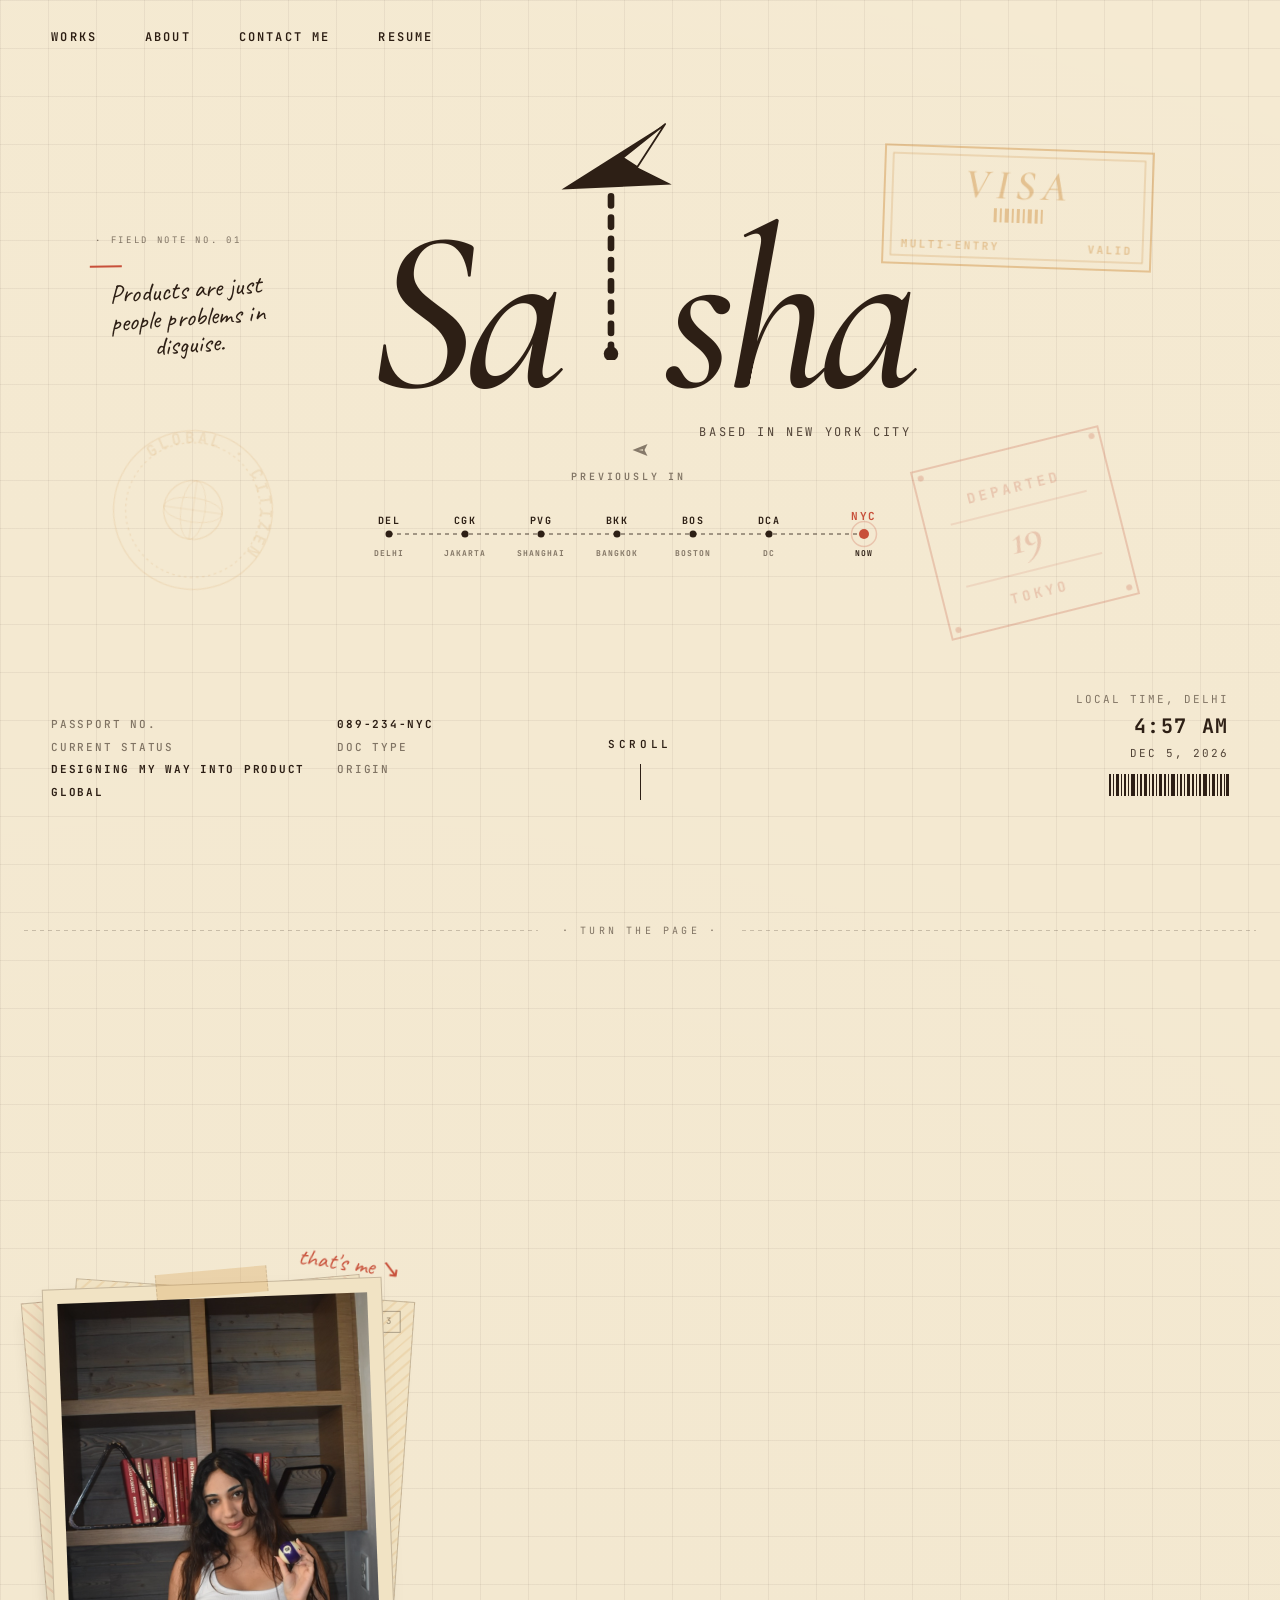
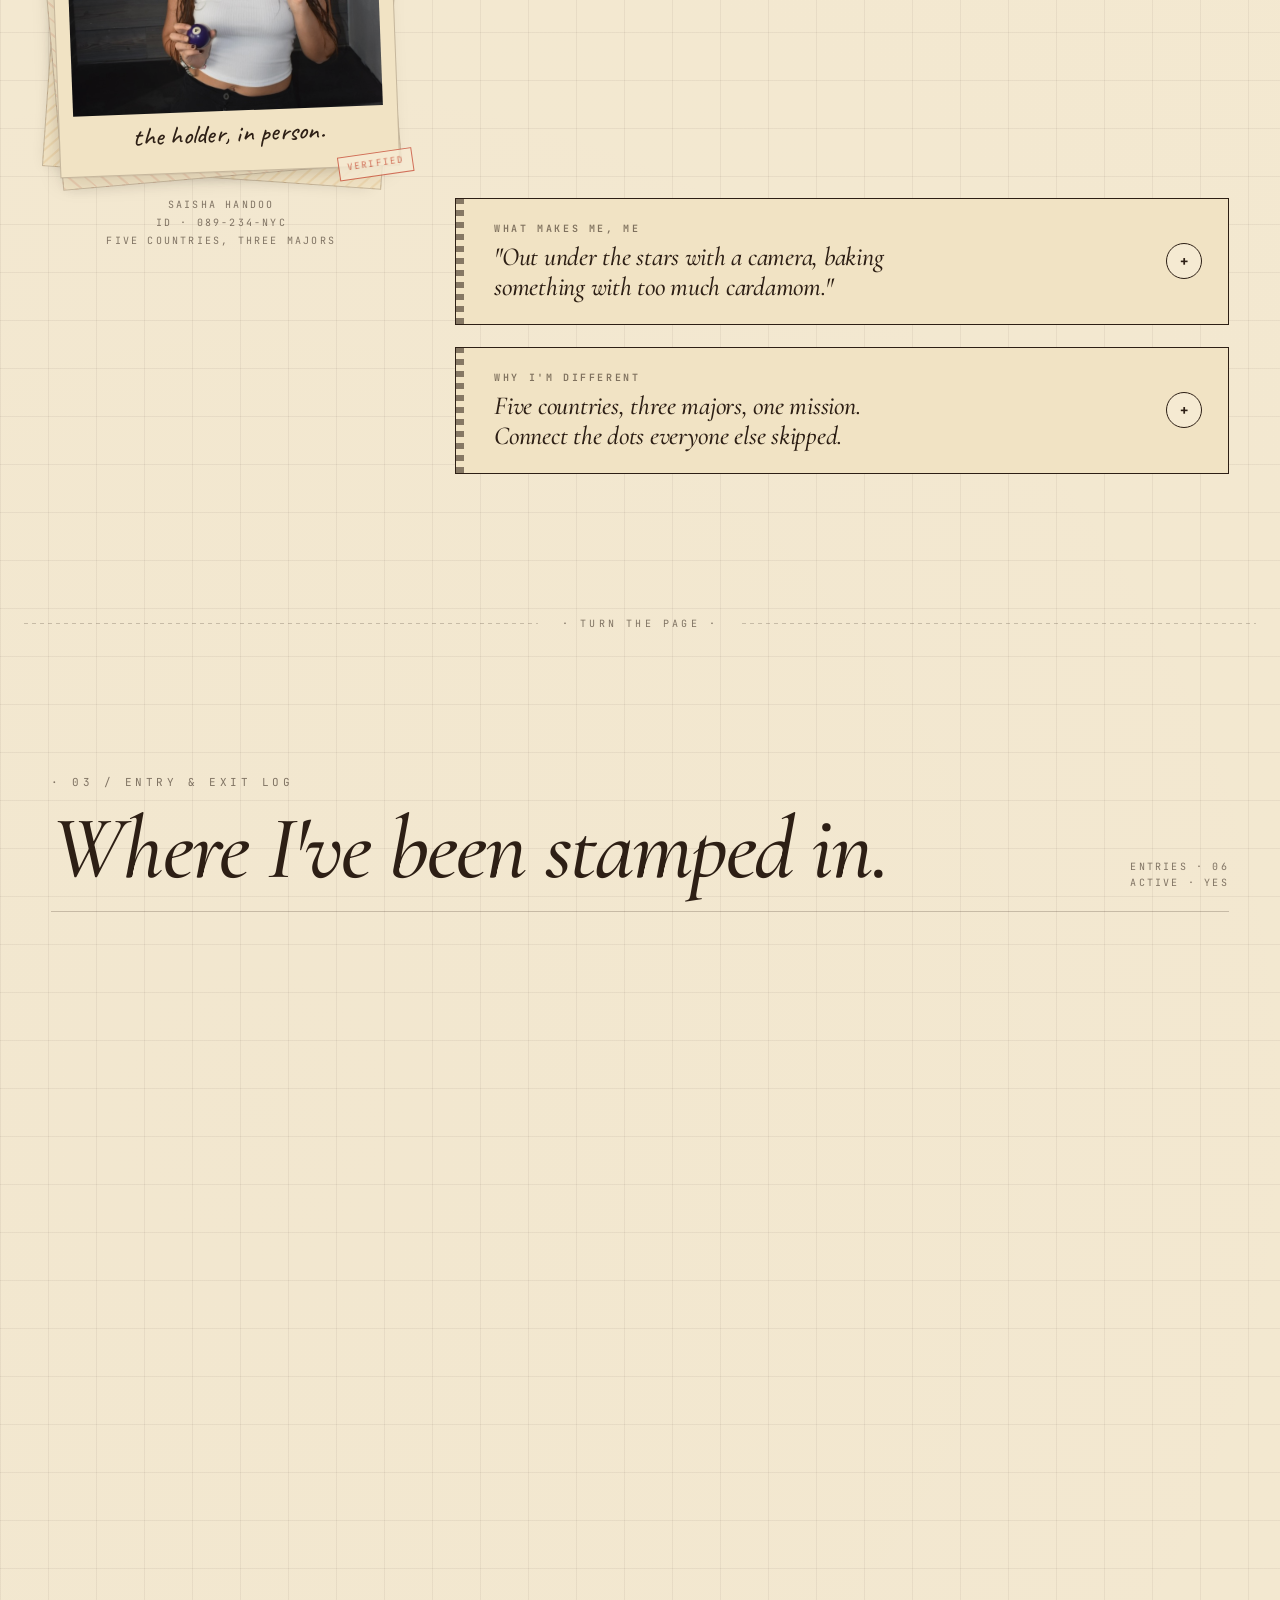
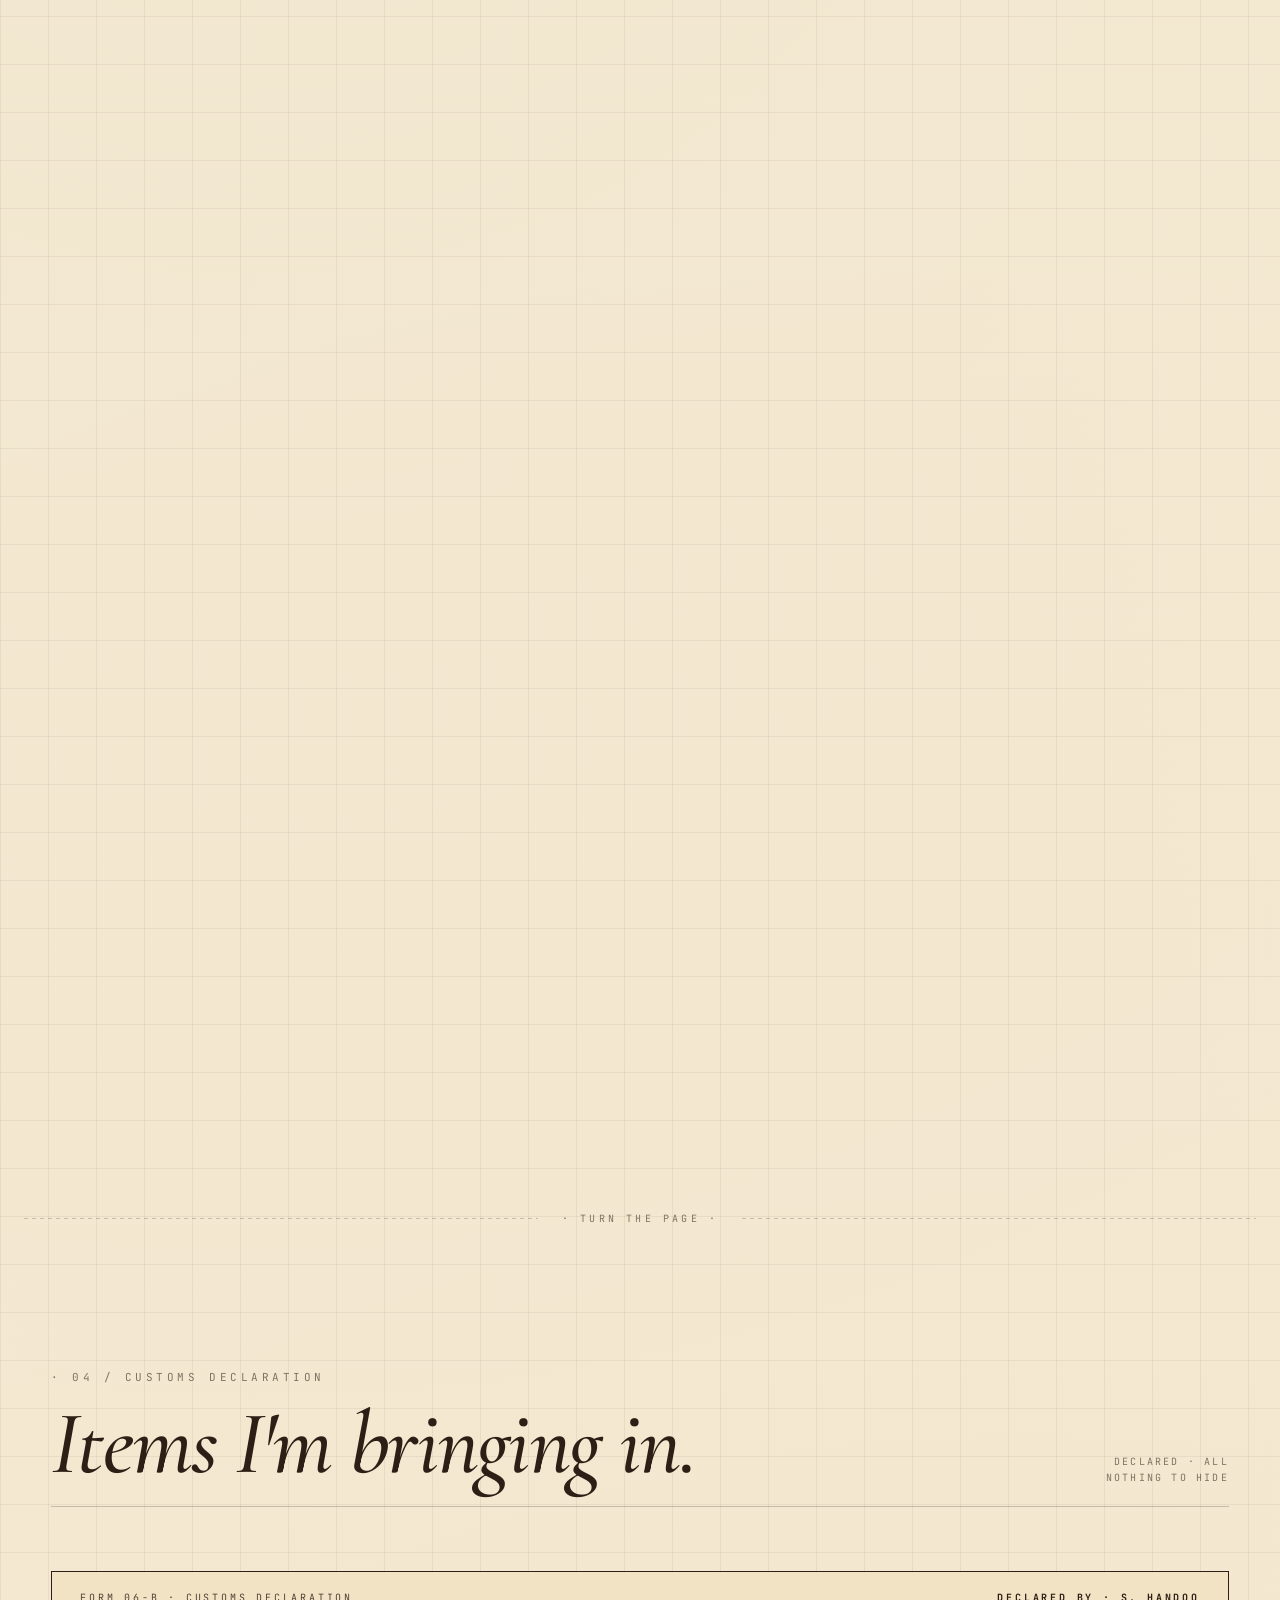
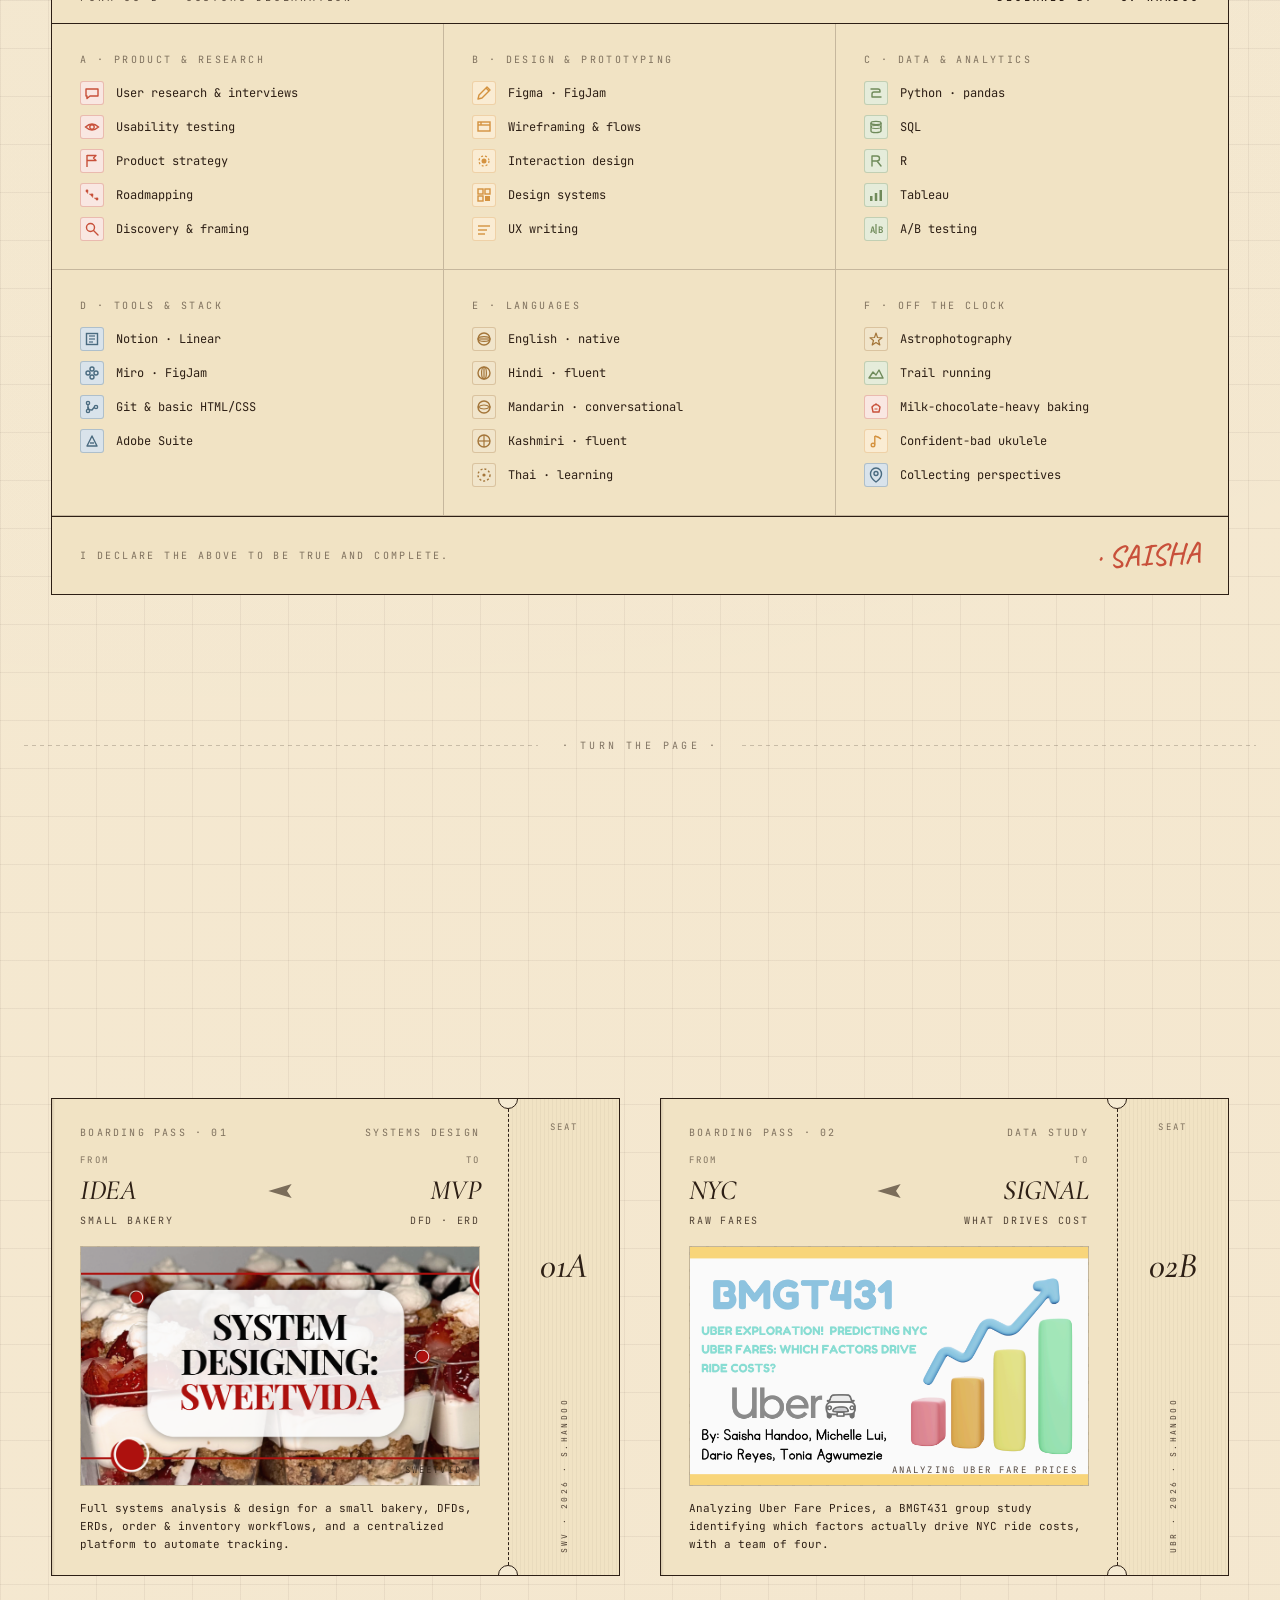
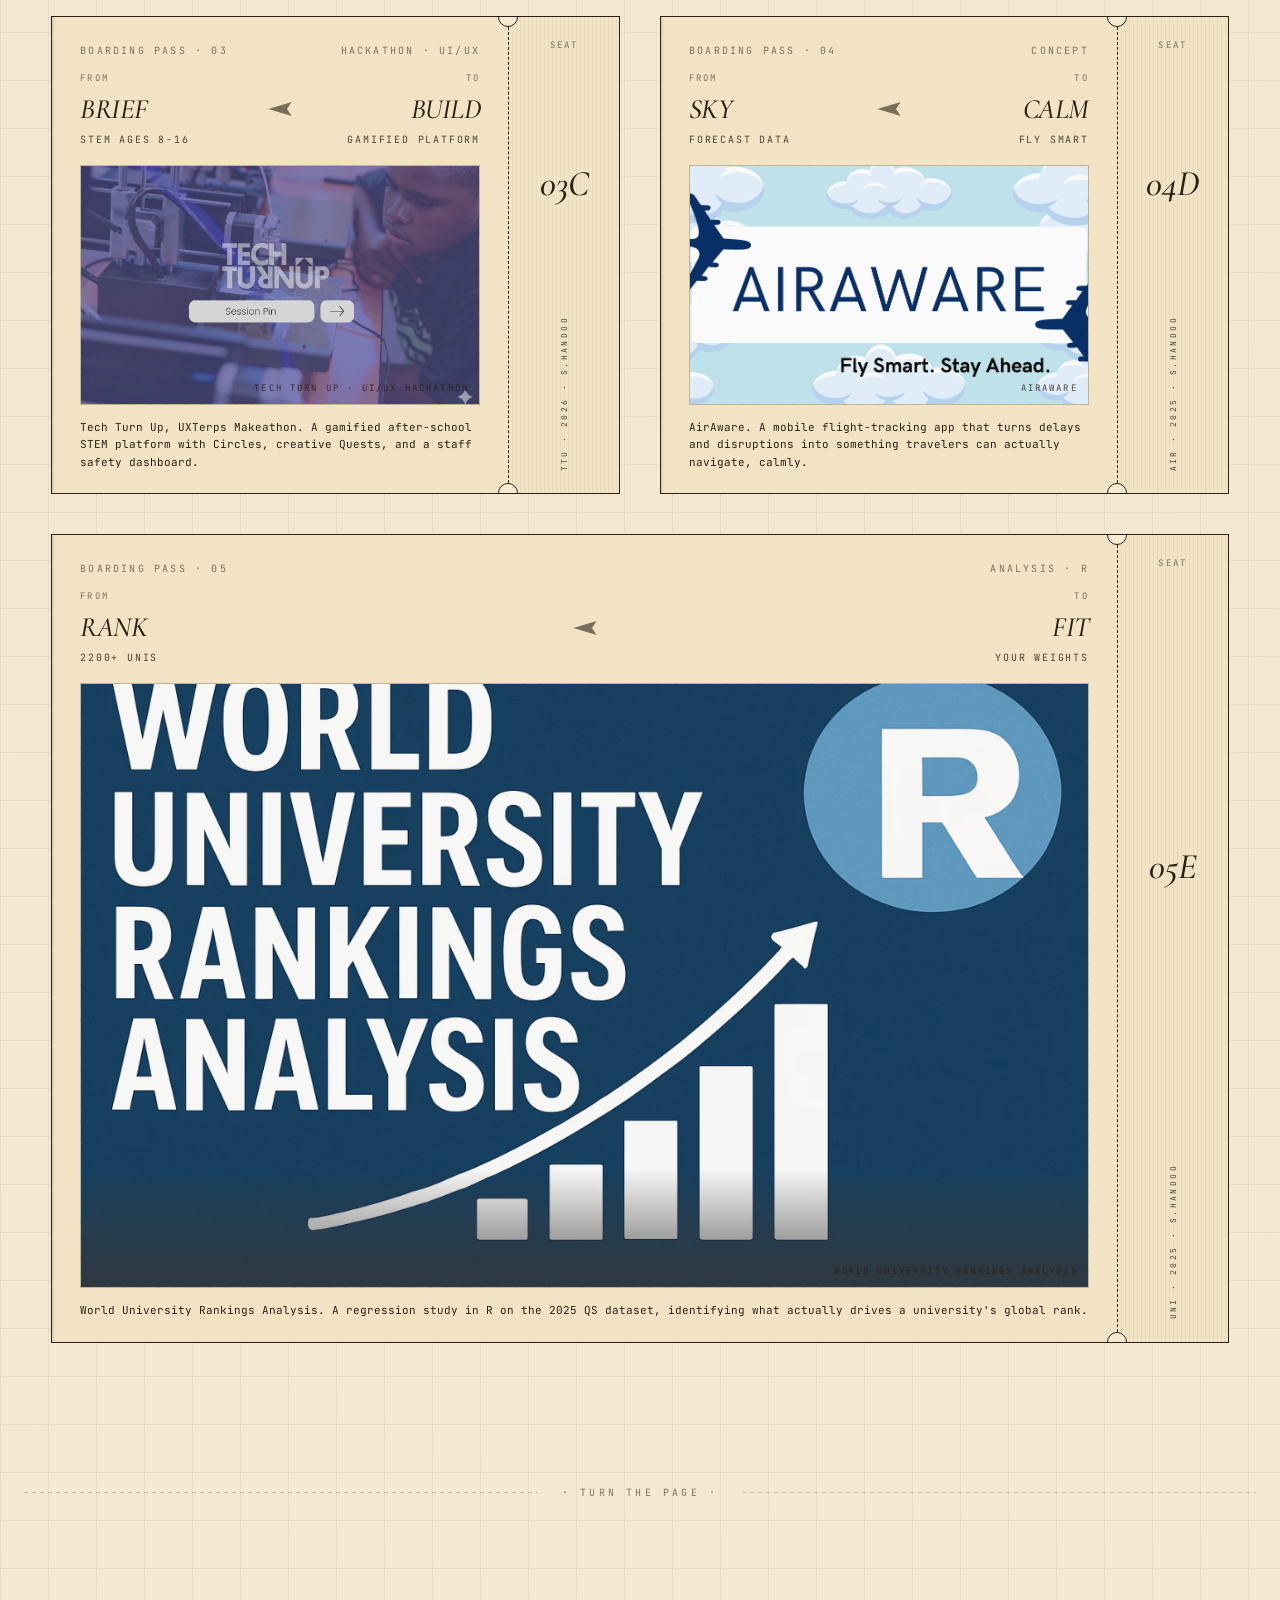
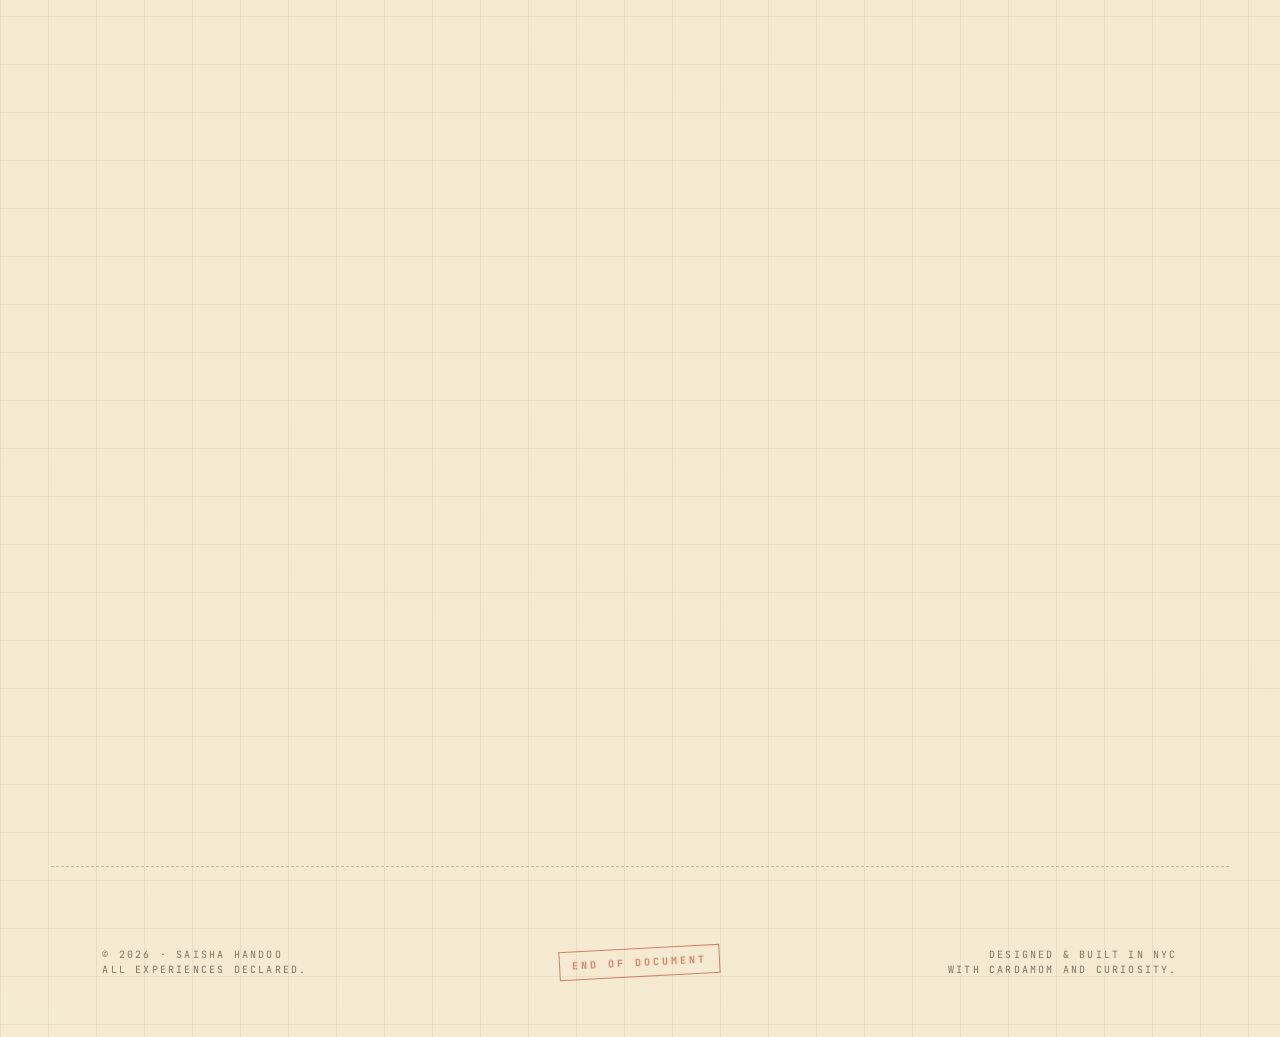
<file: index.html>
<!doctype html>
<html lang="en">
<head>
<meta charset="utf-8" />
<meta name="viewport" content="width=device-width, initial-scale=1" />
<title>Saisha Handoo, Designing My Way Into Product</title>

<!-- Case-study images referenced from case-studies.js (string paths the
     bundler can't auto-discover). Lifted so they inline into the standalone
     build; resolved at runtime via window.__resources[path]. -->
<meta name="ext-resource-dependency" content="sweetvida.png" data-resource-id="sweetvida.png" />
<meta name="ext-resource-dependency" content="sweetvida-storefront.png" data-resource-id="sweetvida-storefront.png" />
<meta name="ext-resource-dependency" content="sweetvida-about.png" data-resource-id="sweetvida-about.png" />
<meta name="ext-resource-dependency" content="uberfare.png" data-resource-id="uberfare.png" />
<meta name="ext-resource-dependency" content="uberfare-scatter.png" data-resource-id="uberfare-scatter.png" />
<meta name="ext-resource-dependency" content="uberfare-models.png" data-resource-id="uberfare-models.png" />
<meta name="ext-resource-dependency" content="ttu-lesson.png" data-resource-id="ttu-lesson.png" />
<meta name="ext-resource-dependency" content="ttu-chat.png" data-resource-id="ttu-chat.png" />
<meta name="ext-resource-dependency" content="techturnup.png" data-resource-id="techturnup.png" />
<meta name="ext-resource-dependency" content="airaware.png" data-resource-id="airaware.png" />
<meta name="ext-resource-dependency" content="airaware-screens.png" data-resource-id="airaware-screens.png" />
<meta name="ext-resource-dependency" content="airaware-widget.png" data-resource-id="airaware-widget.png" />
<meta name="ext-resource-dependency" content="uniranks.png" data-resource-id="uniranks.png" />
<meta name="ext-resource-dependency" content="uniranks-scatter-matrix.png" data-resource-id="uniranks-scatter-matrix.png" />
<meta name="ext-resource-dependency" content="uniranks-academic.png" data-resource-id="uniranks-academic.png" />
<link rel="preconnect" href="https://fonts.googleapis.com" />
<link rel="preconnect" href="https://fonts.gstatic.com" crossorigin />
<link href="https://fonts.googleapis.com/css2?family=Caveat:wght@400;500;600;700&family=Cormorant+Garamond:ital,wght@0,400;0,500;0,600;1,400;1,500;1,600&family=JetBrains+Mono:wght@400;500;600;700&display=swap" rel="stylesheet" />
<link rel="stylesheet" href="styles.css" />
</head>
<body>

<template id="__bundler_thumbnail">
  <svg viewBox="0 0 100 100" xmlns="http://www.w3.org/2000/svg">
    <rect width="100" height="100" fill="#f5ead2"/>
    <g transform="translate(50 46)">
      <path d="M -16 8 L 18 -8 L 6 4 L 16 12 Z" fill="#2d1f15"/>
      <path d="M 6 4 L 18 -8 L 2 0 Z" fill="#f5ead2" stroke="#2d1f15" stroke-width="0.8" stroke-linejoin="round"/>
      <path d="M -16 8 C -10 18, 0 22, 10 20" fill="none" stroke="#c8503a" stroke-width="2" stroke-dasharray="3 4" stroke-linecap="round"/>
    </g>
    <text x="50" y="82" text-anchor="middle" font-family="Georgia, serif" font-style="italic" font-size="20" fill="#2d1f15">S</text>
  </svg>
</template>

<!-- ============================================
     TOP NAV
     ============================================ -->
<header class="top-nav">
  <nav>
    <a href="#works" data-jump="works">Works</a>
    <a href="#about" data-jump="about">About</a>
    <a href="#contact" data-jump="contact">Contact me</a>
    <a href="https://drive.google.com/file/d/1kUPtNgD5Pv0fI9tQDYtuho4z8kl56mfK/view?usp=drive_link" target="_blank" rel="noopener">Resume</a>
  </nav>
</header>


<!-- ============================================
     HERO  ·  passport cover page
     ============================================ -->
<section class="hero" id="hero" data-screen-label="01 Hero">

  <div class="hero-main">

    <!-- JFK Arrived stamp (top-left) -->
    <div class="stamp stamp-jfk" data-thud="200">
      <svg viewBox="0 0 220 220" xmlns="http://www.w3.org/2000/svg">
        <defs>
          <path id="jfkCircle" d="M 110, 110 m -78, 0 a 78,78 0 1,1 156,0 a 78,78 0 1,1 -156,0" />
        </defs>
        <circle cx="110" cy="110" r="92" fill="none" stroke="var(--stamp-pink-faded)" stroke-width="1.5" stroke-dasharray="3 5"/>
        <circle cx="110" cy="110" r="78" fill="none" stroke="var(--stamp-pink-faded)" stroke-width="1.5"/>
        <text font-family="JetBrains Mono, monospace" font-size="22" font-weight="700" fill="var(--stamp-pink-faded)" letter-spacing="3">
          <textPath href="#jfkCircle" startOffset="6%">JFK · INTL · ARRIVED</textPath>
        </text>
        <text x="110" y="100" text-anchor="middle" font-family="JetBrains Mono, monospace" font-size="14" font-weight="700" fill="var(--stamp-pink-faded)" letter-spacing="2">JFK</text>
        <text x="110" y="120" text-anchor="middle" font-family="JetBrains Mono, monospace" font-size="11" font-weight="700" fill="var(--stamp-pink-faded)" letter-spacing="2">INTL</text>
        <text x="110" y="140" text-anchor="middle" font-family="JetBrains Mono, monospace" font-size="11" font-weight="700" fill="var(--stamp-pink-faded)" letter-spacing="2">ARRIVED</text>
        <path d="M92 152 L105 162 L130 142" fill="none" stroke="var(--stamp-pink-faded)" stroke-width="2"/>
      </svg>
    </div>

    <!-- Visa stamp top right -->
    <div class="stamp stamp-visa" data-thud="380">
      <svg viewBox="0 0 280 130" xmlns="http://www.w3.org/2000/svg">
        <rect x="6" y="6" width="268" height="118" fill="none" stroke="var(--stamp-orange-faded)" stroke-width="2"/>
        <rect x="14" y="14" width="252" height="102" fill="none" stroke="var(--stamp-orange-faded)" stroke-width="1"/>
        <text x="140" y="56" text-anchor="middle" font-family="Cormorant Garamond, serif" font-style="italic" font-size="42" font-weight="600" fill="var(--stamp-orange-faded)" letter-spacing="6">VISA</text>
        <g transform="translate(116 66)">
          <rect x="0" y="0" width="3" height="14" fill="var(--stamp-orange-faded)"/>
          <rect x="6" y="0" width="2" height="14" fill="var(--stamp-orange-faded)"/>
          <rect x="11" y="0" width="4" height="14" fill="var(--stamp-orange-faded)"/>
          <rect x="18" y="0" width="2" height="14" fill="var(--stamp-orange-faded)"/>
          <rect x="23" y="0" width="3" height="14" fill="var(--stamp-orange-faded)"/>
          <rect x="29" y="0" width="2" height="14" fill="var(--stamp-orange-faded)"/>
          <rect x="34" y="0" width="4" height="14" fill="var(--stamp-orange-faded)"/>
          <rect x="41" y="0" width="3" height="14" fill="var(--stamp-orange-faded)"/>
          <rect x="47" y="0" width="2" height="14" fill="var(--stamp-orange-faded)"/>
        </g>
        <text x="24" y="108" font-family="JetBrains Mono, monospace" font-size="11" font-weight="700" fill="var(--stamp-orange-faded)" letter-spacing="2">MULTI-ENTRY</text>
        <text x="256" y="108" text-anchor="end" font-family="JetBrains Mono, monospace" font-size="11" font-weight="700" fill="var(--stamp-orange-faded)" letter-spacing="2">VALID</text>
      </svg>
    </div>

    <!-- Global Citizen stamp bottom-left -->
    <div class="stamp stamp-global" data-thud="640">
      <svg viewBox="0 0 220 220" xmlns="http://www.w3.org/2000/svg">
        <defs>
          <path id="globalCircle" d="M 110, 110 m -78, 0 a 78,78 0 1,1 156,0 a 78,78 0 1,1 -156,0" />
          <path id="globalCircleBottom" d="M 110, 110 m 78, 0 a 78,78 0 1,1 -156,0 a 78,78 0 1,1 156,0" />
        </defs>
        <circle cx="110" cy="110" r="92" fill="none" stroke="var(--stamp-orange-ghost)" stroke-width="1.5"/>
        <circle cx="110" cy="110" r="78" fill="none" stroke="var(--stamp-orange-ghost)" stroke-width="1.5" stroke-dasharray="3 4"/>
        <text font-family="JetBrains Mono, monospace" font-size="18" font-weight="700" fill="var(--stamp-orange-ghost)" letter-spacing="4">
          <textPath href="#globalCircle" startOffset="12%">GLOBAL · CITIZEN</textPath>
        </text>
        <circle cx="110" cy="110" r="34" fill="none" stroke="var(--stamp-orange-ghost)" stroke-width="1.5"/>
        <ellipse cx="110" cy="110" rx="34" ry="14" fill="none" stroke="var(--stamp-orange-ghost)" stroke-width="1"/>
        <ellipse cx="110" cy="110" rx="14" ry="34" fill="none" stroke="var(--stamp-orange-ghost)" stroke-width="1"/>
        <line x1="76" y1="110" x2="144" y2="110" stroke="var(--stamp-orange-ghost)" stroke-width="1"/>
        <line x1="110" y1="76" x2="110" y2="144" stroke="var(--stamp-orange-ghost)" stroke-width="1"/>
      </svg>
    </div>

    <!-- Tokyo Departed stamp bottom-right -->
    <div class="stamp stamp-tokyo" data-thud="820">
      <svg viewBox="0 0 220 200" xmlns="http://www.w3.org/2000/svg">
        <rect x="14" y="14" width="192" height="172" fill="none" stroke="var(--stamp-pink-ghost)" stroke-width="2"/>
        <circle cx="22" cy="22" r="3" fill="var(--stamp-pink-ghost)"/>
        <circle cx="198" cy="22" r="3" fill="var(--stamp-pink-ghost)"/>
        <circle cx="22" cy="178" r="3" fill="var(--stamp-pink-ghost)"/>
        <circle cx="198" cy="178" r="3" fill="var(--stamp-pink-ghost)"/>
        <text x="110" y="58" text-anchor="middle" font-family="JetBrains Mono, monospace" font-size="14" font-weight="700" fill="var(--stamp-pink-ghost)" letter-spacing="4">DEPARTED</text>
        <line x1="40" y1="74" x2="180" y2="74" stroke="var(--stamp-pink-ghost)" stroke-width="1"/>
        <text x="110" y="118" text-anchor="middle" font-family="Cormorant Garamond, serif" font-style="italic" font-size="44" font-weight="600" fill="var(--stamp-pink-ghost)">19</text>
        <line x1="40" y1="138" x2="180" y2="138" stroke="var(--stamp-pink-ghost)" stroke-width="1"/>
        <text x="110" y="166" text-anchor="middle" font-family="JetBrains Mono, monospace" font-size="14" font-weight="700" fill="var(--stamp-pink-ghost)" letter-spacing="4">TOKYO</text>
      </svg>
    </div>

    <!-- Airmail stripe -->
    <div class="stamp stamp-airmail">
      <svg viewBox="0 0 200 100" xmlns="http://www.w3.org/2000/svg">
        <g stroke="var(--stamp-pink-ghost)" stroke-width="6" fill="none">
          <line x1="0" y1="30" x2="200" y2="30"/>
          <line x1="0" y1="50" x2="200" y2="50"/>
          <line x1="0" y1="70" x2="200" y2="70"/>
        </g>
        <text x="100" y="20" text-anchor="middle" font-family="JetBrains Mono, monospace" font-size="11" font-weight="700" fill="var(--stamp-pink-ghost)" letter-spacing="3">VIA AIR MAIL</text>
      </svg>
    </div>

    <!-- Quote -->
    <p class="hero-quote">Products are just people problems in disguise.</p>
    <div class="hero-quote-tag">· field note no. 01</div>

    <!-- Saisha wordmark -->
    <div class="saisha-block">
      <span class="saisha-wordmark">
        Sa<span class="saisha-i-wrap" style="display:inline-block;position:relative;width:0.46em;">
          <!-- the paper plane + flight-path replaces the "i" -->
          <span class="saisha-pin" style="width:0.9em;height:1.05em;top:-0.42em;left:50%;transform:translateX(-50%);">
            <svg viewBox="0 0 60 80" xmlns="http://www.w3.org/2000/svg" fill="none" preserveAspectRatio="xMidYMin meet">
              <!-- curved flight path coming up to the plane (the stem of i) -->
              <path d="M30 78 C 30 60, 30 40, 30 22" stroke="#2d1f15" stroke-width="2.2" stroke-dasharray="3 4" stroke-linecap="round"/>
              <!-- tiny origin dot at the bottom -->
              <circle cx="30" cy="78" r="2.4" fill="#2d1f15"/>
              <!-- paper plane silhouette at the top, banking right -->
              <g transform="translate(30 14) rotate(-12)">
                <path d="M -18 6 L 20 -8 L 8 4 L 18 12 Z" fill="#2d1f15"/>
                <path d="M 8 4 L 20 -8 L 4 0 Z" fill="#f5ead2" stroke="#2d1f15" stroke-width="0.6" stroke-linejoin="round"/>
              </g>
            </svg>
          </span>
          <span style="visibility:hidden;">i</span>
        </span>sha
      </span>

      <div class="saisha-meta">BASED IN NEW YORK CITY</div>

      <!-- Previously in route (layout #1) -->
      <div class="saisha-route" aria-label="Previously based in">
        <div style="font-size:10px;letter-spacing:0.28em;color:var(--ink-faint);text-transform:uppercase;margin-bottom:14px;font-weight:600;">Previously in</div>
        <svg class="route-svg" viewBox="0 0 520 64" xmlns="http://www.w3.org/2000/svg">
          <!-- dashed connector -->
          <line x1="20" y1="36" x2="500" y2="36" stroke="var(--ink-soft)" stroke-width="1" stroke-dasharray="4 4"/>

          <!-- 6 prior stops -->
          <g font-family="JetBrains Mono, monospace" fill="var(--ink)" font-weight="700">
            <g transform="translate(20 36)">
              <circle cx="0" cy="0" r="3.5" fill="var(--ink)"/>
              <text y="-10" text-anchor="middle" font-size="10" letter-spacing="1.5">DEL</text>
              <text y="22" text-anchor="middle" font-size="8" letter-spacing="1" fill="var(--ink-faint)">DELHI</text>
            </g>
            <g transform="translate(96 36)">
              <circle cx="0" cy="0" r="3.5" fill="var(--ink)"/>
              <text y="-10" text-anchor="middle" font-size="10" letter-spacing="1.5">CGK</text>
              <text y="22" text-anchor="middle" font-size="8" letter-spacing="1" fill="var(--ink-faint)">JAKARTA</text>
            </g>
            <g transform="translate(172 36)">
              <circle cx="0" cy="0" r="3.5" fill="var(--ink)"/>
              <text y="-10" text-anchor="middle" font-size="10" letter-spacing="1.5">PVG</text>
              <text y="22" text-anchor="middle" font-size="8" letter-spacing="1" fill="var(--ink-faint)">SHANGHAI</text>
            </g>
            <g transform="translate(248 36)">
              <circle cx="0" cy="0" r="3.5" fill="var(--ink)"/>
              <text y="-10" text-anchor="middle" font-size="10" letter-spacing="1.5">BKK</text>
              <text y="22" text-anchor="middle" font-size="8" letter-spacing="1" fill="var(--ink-faint)">BANGKOK</text>
            </g>
            <g transform="translate(324 36)">
              <circle cx="0" cy="0" r="3.5" fill="var(--ink)"/>
              <text y="-10" text-anchor="middle" font-size="10" letter-spacing="1.5">BOS</text>
              <text y="22" text-anchor="middle" font-size="8" letter-spacing="1" fill="var(--ink-faint)">BOSTON</text>
            </g>
            <g transform="translate(400 36)">
              <circle cx="0" cy="0" r="3.5" fill="var(--ink)"/>
              <text y="-10" text-anchor="middle" font-size="10" letter-spacing="1.5">DCA</text>
              <text y="22" text-anchor="middle" font-size="8" letter-spacing="1" fill="var(--ink-faint)">DC</text>
            </g>
            <!-- current stop NYC, larger + pulsing -->
            <g transform="translate(495 36)">
              <circle cx="0" cy="0" r="9" fill="none" stroke="#c8503a" stroke-width="1.5">
                <animate attributeName="r" values="9;14;9" dur="2s" repeatCount="indefinite"/>
                <animate attributeName="opacity" values="0.8;0;0.8" dur="2s" repeatCount="indefinite"/>
              </circle>
              <circle cx="0" cy="0" r="5" fill="#c8503a"/>
              <text y="-14" text-anchor="middle" font-size="11" letter-spacing="1.5" fill="#c8503a">NYC</text>
              <text y="22" text-anchor="middle" font-size="8" letter-spacing="1" fill="var(--ink)" font-weight="700">NOW</text>
            </g>
          </g>
        </svg>
      </div>
    </div>
  </div>

  <!-- Hero footer: passport meta + scroll + time/barcode -->
  <div class="hero-footer">
    <div class="hero-info">
      <div class="label">Passport No.</div>
      <div class="value">089-234-NYC</div>
      <div class="label">Current Status</div>
      <div class="label">Doc Type</div>
      <div class="value">Designing My Way Into Product</div>
      <div class="label">Origin</div>
      <div class="value">Global</div>
    </div>

    <div class="hero-scroll">
      SCROLL
      <div class="hero-scroll-line"></div>
    </div>

    <div class="hero-time" data-clock>
      <div class="label" data-clock-label>LOCAL TIME, NEW YORK</div>
      <div class="clock" data-clock-time></div>
      <div class="date" data-clock-date></div>
      <div class="barcode">
        <svg viewBox="0 0 120 22" xmlns="http://www.w3.org/2000/svg" aria-hidden="true">
          <g fill="var(--ink)">
            <rect x="0"  y="0" width="2" height="22"/>
            <rect x="4"  y="0" width="1" height="22"/>
            <rect x="7"  y="0" width="3" height="22"/>
            <rect x="12" y="0" width="1" height="22"/>
            <rect x="15" y="0" width="2" height="22"/>
            <rect x="19" y="0" width="1" height="22"/>
            <rect x="22" y="0" width="4" height="22"/>
            <rect x="28" y="0" width="1" height="22"/>
            <rect x="31" y="0" width="2" height="22"/>
            <rect x="35" y="0" width="3" height="22"/>
            <rect x="40" y="0" width="1" height="22"/>
            <rect x="43" y="0" width="2" height="22"/>
            <rect x="47" y="0" width="1" height="22"/>
            <rect x="50" y="0" width="3" height="22"/>
            <rect x="55" y="0" width="2" height="22"/>
            <rect x="59" y="0" width="1" height="22"/>
            <rect x="62" y="0" width="4" height="22"/>
            <rect x="68" y="0" width="1" height="22"/>
            <rect x="71" y="0" width="2" height="22"/>
            <rect x="75" y="0" width="1" height="22"/>
            <rect x="78" y="0" width="3" height="22"/>
            <rect x="83" y="0" width="2" height="22"/>
            <rect x="87" y="0" width="1" height="22"/>
            <rect x="90" y="0" width="2" height="22"/>
            <rect x="94" y="0" width="4" height="22"/>
            <rect x="100" y="0" width="1" height="22"/>
            <rect x="103" y="0" width="3" height="22"/>
            <rect x="108" y="0" width="1" height="22"/>
            <rect x="111" y="0" width="2" height="22"/>
            <rect x="115" y="0" width="1" height="22"/>
            <rect x="117" y="0" width="3" height="22"/>
          </g>
        </svg>
      </div>
    </div>
  </div>
</section>


<!-- page-turn divider -->
<div class="page-turn">· turn the page ·</div>


<!-- ============================================
     ABOUT  ·  Passport Holder Information
     ============================================ -->
<section class="section" id="about" data-screen-label="02 About">
  <div class="section-header reveal">
    <div>
      <div class="section-eyebrow">· 02 / Passport Holder Information</div>
      <h2 class="section-title">About <em>the holder.</em></h2>
    </div>
    <div class="section-stamp">
      ISSUED · 2026<br/>
      NATIONALITY · GLOBAL<br/>
      VALID · INDEFINITELY
    </div>
  </div>

  <div class="about-layout">

      <!-- Polaroid photo column with stacked backs and a piece of washi tape -->
      <div class="about-photo-col reveal">
        <div class="polaroid-stack">
          <div class="polaroid-back polaroid-back-1">
            <span class="corner-stamp">DEL · 2003</span>
          </div>
          <div class="polaroid-back polaroid-back-2">
            <span class="corner-stamp bottom">JKT · 2009</span>
          </div>
          <figure class="polaroid">
            <img src="saisha.jpeg" alt="Saisha Handoo" />
            <figcaption class="caption">the holder, in person.</figcaption>
            <span class="stamp-corner">VERIFIED</span>
          </figure>
          <span class="scribble tilt-r" style="top:-32px;left:auto;right:-10px;font-size:24px;">that's me ↘</span>
        </div>
        <div style="font-family:var(--mono);font-size:10px;letter-spacing:0.22em;text-transform:uppercase;color:var(--ink-faint);text-align:center;line-height:1.8;">
          Saisha Handoo<br/>
          ID · 089-234-NYC<br/>
          Five countries, three majors
        </div>
      </div>

    <!-- Note cards: each opens like a paper note with title visible up front -->
    <div class="about-cards">

      <details class="note-card reveal" open>
        <summary>
          <div>
            <div class="note-tag">Identity</div>
            <div class="note-title">"Sitting exactly at the intersection where product lives."</div>
          </div>
          <div class="note-toggle">+</div>
        </summary>
        <div class="note-body">University of Maryland alumna, having double majored in Information Systems and Operations Management with a concentration in Business Analytics. Technical enough to understand constraints, business-minded enough to navigate tradeoffs, user-obsessed enough to care deeply about the experience that ultimately reaches the person on the other side of the screen.</div>
      </details>

      <details class="note-card reveal">
        <summary>
          <div>
            <div class="note-tag">Why Product</div>
            <div class="note-title">"Fix the experience upstream."</div>
          </div>
          <div class="note-toggle">+</div>
        </summary>
        <div class="note-body">I've always been the person who notices when something doesn't work, not just that it's broken, but why it's frustrating for the person using it. At Moore, I traced 30% of escalations back to a single ambiguous design decision. I redesigned it. Resolution time dropped 20%. That moment crystallized it: the highest-leverage thing you can do is fix the experience upstream.</div>
      </details>

      <details class="note-card reveal">
        <summary>
          <div>
            <div class="note-tag">The Journey</div>
            <div class="note-title">"Cross-cultural instinct isn't a soft skill. It's a design superpower."</div>
          </div>
          <div class="note-toggle">+</div>
        </summary>
        <div class="note-body">I grew up across five countries, which means I naturally think about how the same product lands differently depending on who's using it. I don't default to the assumed user. I build for everyone.</div>
      </details>

      <details class="note-card reveal">
        <summary>
          <div>
            <div class="note-tag">What Makes Me, Me</div>
            <div class="note-title">"Out under the stars with a camera, baking something with too much cardamom."</div>
          </div>
          <div class="note-toggle">+</div>
        </summary>
        <div class="note-body">When I'm not thinking about products, I'm out under the stars with a camera, running trails, baking something that probably has too much cardamom, or playing my ukulele badly and confidently. I'm obsessively outdoorsy. Travel is less a hobby and more a way of collecting perspectives. Every country I've lived in shows up in how I design.</div>
      </details>

      <details class="note-card reveal">
        <summary>
          <div>
            <div class="note-tag">Why I'm Different</div>
            <div class="note-title">Five countries, three majors, one mission. <em>Connect the dots everyone else skipped.</em></div>
          </div>
          <div class="note-toggle">+</div>
        </summary>
        <div class="note-body">Most people study one thing. I study the space between things. Between the technical and the human, between the business goal and the user's reality, between what a product says it does and what it actually feels like to use.</div>
      </details>

    </div>
  </div>
</section>


<!-- page-turn divider -->
<div class="page-turn">· turn the page ·</div>


<!-- ============================================
     EXPERIENCE  ·  Entry / Exit Log
     ============================================ -->
<section class="section" id="experience" data-screen-label="03 Experience">
  <div class="section-header reveal">
    <div>
      <div class="section-eyebrow">· 03 / Entry & Exit Log</div>
      <h2 class="section-title">Where I've <em>been stamped in.</em></h2>
    </div>
    <div class="section-stamp">
      ENTRIES · 06<br/>
      ACTIVE · YES
    </div>
  </div>

  <div class="experience-list">

    <div class="entry reveal">
      <div class="entry-date">
        Dec 2025 → Now
        <div class="now">Present</div>
      </div>
      <div class="entry-body">
        <h3 class="role">Teaching Assistant <span class="entry-loc">· College Park, MD</span></h3>
        <div class="org">Robert H. Smith School of Business · Essential Programming Skills for Business Analytics</div>
        <ul class="blurb-list">
          <li>Support 60+ undergraduate students through weekly office hours and 1:1 sessions.</li>
          <li>Troubleshoot Python and VBA assignments, reinforcing structured and object-oriented programming, data structures, and applied problem-solving.</li>
          <li>Grade 100+ coding assignments per term with clear feedback on code quality, logic, and analytical thinking.</li>
        </ul>
      </div>
      <div class="entry-stamp">
        <svg viewBox="0 0 100 100" xmlns="http://www.w3.org/2000/svg">
          <circle cx="50" cy="50" r="42" fill="none" stroke="var(--stamp-pink-faded)" stroke-width="1.5"/>
          <circle cx="50" cy="50" r="32" fill="none" stroke="var(--stamp-pink-faded)" stroke-width="1" stroke-dasharray="2 3"/>
          <text x="50" y="46" text-anchor="middle" font-family="JetBrains Mono, monospace" font-size="9" font-weight="700" fill="var(--stamp-pink-faded)" letter-spacing="1.5">SMITH</text>
          <text x="50" y="60" text-anchor="middle" font-family="JetBrains Mono, monospace" font-size="9" font-weight="700" fill="var(--stamp-pink-faded)" letter-spacing="1.5">TA</text>
        </svg>
      </div>
    </div>

    <div class="entry reveal">
      <div class="entry-date">
        Oct 2024 → May 2026
      </div>
      <div class="entry-body">
        <h3 class="role">Engineering Service Desk Technician <span class="entry-loc">· College Park, MD</span></h3>
        <div class="org">A. James Clark School of Engineering · Part-Time</div>
        <ul class="blurb-list">
          <li>Provided user-centered technical support across 6+ engineering departments, maintaining 95%+ user satisfaction.</li>
          <li>Created 150+ detailed support tickets, improving clarity in documentation, cross-team handoffs, and response efficiency.</li>
          <li>Analyzed ticket patterns to identify usability issues and improve workflows cross-functionally during critical incidents.</li>
        </ul>
      </div>
      <div class="entry-stamp">
        <svg viewBox="0 0 100 100" xmlns="http://www.w3.org/2000/svg">
          <rect x="14" y="22" width="72" height="56" fill="none" stroke="var(--stamp-orange-faded)" stroke-width="1.5"/>
          <rect x="20" y="28" width="60" height="44" fill="none" stroke="var(--stamp-orange-faded)" stroke-width="1" stroke-dasharray="2 2"/>
          <text x="50" y="48" text-anchor="middle" font-family="JetBrains Mono, monospace" font-size="9" font-weight="700" fill="var(--stamp-orange-faded)" letter-spacing="1.5">CLARK</text>
          <text x="50" y="62" text-anchor="middle" font-family="JetBrains Mono, monospace" font-size="9" font-weight="700" fill="var(--stamp-orange-faded)" letter-spacing="1.5">UMD</text>
        </svg>
      </div>
    </div>

    <div class="entry reveal">
      <div class="entry-date">Jan 2024 → May 2024</div>
      <div class="entry-body">
        <h3 class="role">Head Math Coach <span class="entry-loc">· College Park, MD</span></h3>
        <div class="org">Peer Tutoring &amp; Coaching</div>
        <ul class="blurb-list">
          <li>Provided peer tutoring and coaching in mathematics, conducting scheduled sessions and breaking down complex concepts for students.</li>
          <li>Identified individual areas of struggle and tailored strategies to improve understanding and build student confidence.</li>
          <li>Created a welcoming, supportive learning environment that fostered positive attitudes toward math.</li>
        </ul>
      </div>
      <div class="entry-stamp">
        <svg viewBox="0 0 100 100" xmlns="http://www.w3.org/2000/svg">
          <circle cx="50" cy="50" r="40" fill="none" stroke="var(--stamp-pink-faded)" stroke-width="1.5"/>
          <text x="50" y="48" text-anchor="middle" font-family="Cormorant Garamond, serif" font-style="italic" font-size="22" fill="var(--stamp-pink-faded)" font-weight="600">∑</text>
          <text x="50" y="64" text-anchor="middle" font-family="JetBrains Mono, monospace" font-size="8" font-weight="700" fill="var(--stamp-pink-faded)" letter-spacing="1.5">MATH</text>
        </svg>
      </div>
    </div>

    <div class="entry reveal">
      <div class="entry-date">Jun → Aug 2025</div>
      <div class="entry-body">
        <h3 class="role">Technology Operations Intern <span class="entry-loc">· Canton, OH</span></h3>
        <div class="org">Diebold Nixdorf</div>
        <ul class="blurb-list">
          <li>Supported employee technology onboarding by configuring and troubleshooting devices, ensuring consistent user experiences.</li>
          <li>Used Microsoft Intune, Access, and Teams to manage software licensing, user access, and device compliance; automated routine IT tasks with PowerShell to streamline deployment across the org.</li>
          <li>Managed IT inventory and mobile device provisioning, streamlining replacements and improving response time for end users.</li>
        </ul>
      </div>
      <div class="entry-stamp">
        <svg viewBox="0 0 100 100" xmlns="http://www.w3.org/2000/svg">
          <circle cx="50" cy="50" r="40" fill="none" stroke="var(--stamp-pink-faded)" stroke-width="1.5"/>
          <text x="50" y="46" text-anchor="middle" font-family="JetBrains Mono, monospace" font-size="8" font-weight="700" fill="var(--stamp-pink-faded)" letter-spacing="1.5">DIEBOLD</text>
          <text x="50" y="60" text-anchor="middle" font-family="JetBrains Mono, monospace" font-size="9" font-weight="700" fill="var(--stamp-pink-faded)" letter-spacing="1.5">2025</text>
        </svg>
      </div>
    </div>

    <div class="entry reveal">
      <div class="entry-date">Jun → Jul 2024</div>
      <div class="entry-body">
        <h3 class="role">Product &amp; IT Intern <span class="entry-loc">· Lanham, MD</span></h3>
        <div class="org">Moore</div>
        <ul class="blurb-list">
          <li>Collaborated with cross-functional teams to find workflow inefficiencies and redesign internal systems with a focus on usability.</li>
          <li>Used support-ticket data to improve systems, reducing resolution time by 20% and enhancing user experience.</li>
        </ul>
      </div>
      <div class="entry-stamp">
        <svg viewBox="0 0 100 100" xmlns="http://www.w3.org/2000/svg">
          <rect x="14" y="22" width="72" height="56" fill="none" stroke="var(--stamp-orange-faded)" stroke-width="1.5"/>
          <text x="50" y="48" text-anchor="middle" font-family="Cormorant Garamond, serif" font-style="italic" font-size="20" fill="var(--stamp-orange-faded)" font-weight="600">−20%</text>
          <text x="50" y="62" text-anchor="middle" font-family="JetBrains Mono, monospace" font-size="7" font-weight="700" fill="var(--stamp-orange-faded)" letter-spacing="1.5">RESOLUTION</text>
        </svg>
      </div>
    </div>

    <div class="entry reveal">
      <div class="entry-date">Oct 2023 → Mar 2024</div>
      <div class="entry-body">
        <h3 class="role">Treasurer Intern <span class="entry-loc">· College Park, MD</span></h3>
        <div class="org">Kashmiri Overseas Association</div>
        <ul class="blurb-list">
          <li>Used SQL to query and analyze financial data, creating clear, data-driven reports and visualizations on revenue and expenses.</li>
          <li>Identified cost-saving opportunities through financial analysis, contributing to a 12% boost in profitability.</li>
        </ul>
      </div>
      <div class="entry-stamp">
        <svg viewBox="0 0 100 100" xmlns="http://www.w3.org/2000/svg">
          <circle cx="50" cy="50" r="38" fill="none" stroke="var(--stamp-pink-faded)" stroke-width="2"/>
          <text x="50" y="48" text-anchor="middle" font-family="Cormorant Garamond, serif" font-style="italic" font-size="20" fill="var(--stamp-pink-faded)" font-weight="600">+12%</text>
          <text x="50" y="62" text-anchor="middle" font-family="JetBrains Mono, monospace" font-size="7" font-weight="700" fill="var(--stamp-pink-faded)" letter-spacing="1.5">PROFIT</text>
        </svg>
      </div>
    </div>

  </div>
</section>


<!-- page-turn divider -->
<div class="page-turn">· turn the page ·</div>


<!-- ============================================
     SKILLS  ·  Customs Declaration
     ============================================ -->
<section class="section" id="skills" data-screen-label="04 Skills">
  <div class="section-header reveal">
    <div>
      <div class="section-eyebrow">· 04 / Customs Declaration</div>
      <h2 class="section-title">Items <em>I'm bringing in.</em></h2>
    </div>
    <div class="section-stamp">
      DECLARED · ALL<br/>
      NOTHING TO HIDE
    </div>
  </div>

  <div class="skills-form reveal">
    <div class="skills-form-header">
      <div>Form 06-B · Customs Declaration</div>
      <div class="skills-form-title">Declared by · S. Handoo</div>
    </div>

    <div class="skills-grid">
      <div class="skills-cell">
        <div class="skills-cell-label">A · Product &amp; Research</div>
        <ul class="skills-list">
          <li class="skill-item">
            <span class="skill-icon" aria-hidden="true"><svg viewBox="0 0 16 16"><path d="M2 4 H14 V11 H6 L3 13.5 V11 H2 Z" fill="none" stroke="currentColor" stroke-width="1.4" stroke-linejoin="round"/></svg></span>
            User research &amp; interviews
          </li>
          <li class="skill-item">
            <span class="skill-icon" aria-hidden="true"><svg viewBox="0 0 16 16"><path d="M1.5 8 Q 8 2 14.5 8 Q 8 14 1.5 8 Z" fill="none" stroke="currentColor" stroke-width="1.4"/><circle cx="8" cy="8" r="2.2" fill="none" stroke="currentColor" stroke-width="1.4"/></svg></span>
            Usability testing
          </li>
          <li class="skill-item">
            <span class="skill-icon" aria-hidden="true"><svg viewBox="0 0 16 16"><line x1="3" y1="2" x2="3" y2="14" stroke="currentColor" stroke-width="1.4"/><path d="M3 2.5 H12 L9.5 5 L12 7.5 H3" fill="none" stroke="currentColor" stroke-width="1.4" stroke-linejoin="round"/></svg></span>
            Product strategy
          </li>
          <li class="skill-item">
            <span class="skill-icon" aria-hidden="true"><svg viewBox="0 0 16 16"><circle cx="3" cy="4" r="1.4" fill="currentColor"/><circle cx="8" cy="8" r="1.4" fill="currentColor"/><circle cx="13" cy="12" r="1.4" fill="currentColor"/><path d="M3 5.4 Q 5 7 8 8 M8 9.4 Q 10 11 13 12" fill="none" stroke="currentColor" stroke-width="1.2" stroke-dasharray="1.5 1.5"/></svg></span>
            Roadmapping
          </li>
          <li class="skill-item">
            <span class="skill-icon" aria-hidden="true"><svg viewBox="0 0 16 16"><circle cx="6.5" cy="6.5" r="4" fill="none" stroke="currentColor" stroke-width="1.4"/><line x1="9.5" y1="9.5" x2="14" y2="14" stroke="currentColor" stroke-width="1.4" stroke-linecap="round"/></svg></span>
            Discovery &amp; framing
          </li>
        </ul>
      </div>

      <div class="skills-cell">
        <div class="skills-cell-label">B · Design &amp; Prototyping</div>
        <ul class="skills-list">
          <li class="skill-item">
            <span class="skill-icon" aria-hidden="true"><svg viewBox="0 0 16 16"><path d="M11 2 L14 5 L6 13 L2 14 L3 10 Z" fill="none" stroke="currentColor" stroke-width="1.4" stroke-linejoin="round"/><line x1="10" y1="3" x2="13" y2="6" stroke="currentColor" stroke-width="1.4"/></svg></span>
            Figma · FigJam
          </li>
          <li class="skill-item">
            <span class="skill-icon" aria-hidden="true"><svg viewBox="0 0 16 16"><rect x="2" y="3" width="12" height="9" fill="none" stroke="currentColor" stroke-width="1.4"/><line x1="2" y1="6" x2="14" y2="6" stroke="currentColor" stroke-width="1.4"/><line x1="5" y1="3" x2="5" y2="6" stroke="currentColor" stroke-width="1.4"/></svg></span>
            Wireframing &amp; flows
          </li>
          <li class="skill-item">
            <span class="skill-icon" aria-hidden="true"><svg viewBox="0 0 16 16"><circle cx="8" cy="8" r="2.5" fill="currentColor"/><circle cx="8" cy="8" r="5" fill="none" stroke="currentColor" stroke-width="1.2" stroke-dasharray="2 2"/></svg></span>
            Interaction design
          </li>
          <li class="skill-item">
            <span class="skill-icon" aria-hidden="true"><svg viewBox="0 0 16 16"><rect x="2" y="2" width="5" height="5" fill="none" stroke="currentColor" stroke-width="1.4"/><rect x="9" y="2" width="5" height="5" fill="none" stroke="currentColor" stroke-width="1.4"/><rect x="2" y="9" width="5" height="5" fill="none" stroke="currentColor" stroke-width="1.4"/><rect x="9" y="9" width="5" height="5" fill="currentColor"/></svg></span>
            Design systems
          </li>
          <li class="skill-item">
            <span class="skill-icon" aria-hidden="true"><svg viewBox="0 0 16 16"><line x1="2" y1="5" x2="14" y2="5" stroke="currentColor" stroke-width="1.4"/><line x1="2" y1="9" x2="11" y2="9" stroke="currentColor" stroke-width="1.4"/><line x1="2" y1="13" x2="9" y2="13" stroke="currentColor" stroke-width="1.4"/></svg></span>
            UX writing
          </li>
        </ul>
      </div>

      <div class="skills-cell">
        <div class="skills-cell-label">C · Data &amp; Analytics</div>
        <ul class="skills-list">
          <li class="skill-item">
            <span class="skill-icon" aria-hidden="true"><svg viewBox="0 0 16 16"><path d="M3 4 H10 A2 2 0 0 1 12 6 V7 H6 A2 2 0 0 0 4 9 V12 H13" fill="none" stroke="currentColor" stroke-width="1.4" stroke-linecap="round" stroke-linejoin="round"/></svg></span>
            Python · pandas
          </li>
          <li class="skill-item">
            <span class="skill-icon" aria-hidden="true"><svg viewBox="0 0 16 16"><ellipse cx="8" cy="4" rx="5" ry="1.6" fill="none" stroke="currentColor" stroke-width="1.4"/><path d="M3 4 V12 A5 1.6 0 0 0 13 12 V4" fill="none" stroke="currentColor" stroke-width="1.4"/><ellipse cx="8" cy="8" rx="5" ry="1.6" fill="none" stroke="currentColor" stroke-width="1"/></svg></span>
            SQL
          </li>
          <li class="skill-item">
            <span class="skill-icon" aria-hidden="true"><svg viewBox="0 0 16 16"><path d="M4 13 V3 H9 A2.5 2.5 0 0 1 9 8 H4 M9 8 L13 13" fill="none" stroke="currentColor" stroke-width="1.4" stroke-linejoin="round" stroke-linecap="round"/></svg></span>
            R
          </li>
          <li class="skill-item">
            <span class="skill-icon" aria-hidden="true"><svg viewBox="0 0 16 16"><rect x="2" y="9" width="2.5" height="5" fill="currentColor"/><rect x="6.75" y="6" width="2.5" height="8" fill="currentColor"/><rect x="11.5" y="3" width="2.5" height="11" fill="currentColor"/></svg></span>
            Tableau
          </li>
          <li class="skill-item">
            <span class="skill-icon" aria-hidden="true"><svg viewBox="0 0 16 16"><text x="2" y="12" font-family="JetBrains Mono, monospace" font-size="9" font-weight="700" fill="currentColor">A</text><line x1="8" y1="3" x2="8" y2="13" stroke="currentColor" stroke-width="1.2"/><text x="9.5" y="12" font-family="JetBrains Mono, monospace" font-size="9" font-weight="700" fill="currentColor">B</text></svg></span>
            A/B testing
          </li>
        </ul>
      </div>

      <div class="skills-cell">
        <div class="skills-cell-label">D · Tools &amp; Stack</div>
        <ul class="skills-list">
          <li class="skill-item">
            <span class="skill-icon" aria-hidden="true"><svg viewBox="0 0 16 16"><rect x="2.5" y="2.5" width="11" height="11" fill="none" stroke="currentColor" stroke-width="1.4"/><line x1="5" y1="5" x2="11" y2="5" stroke="currentColor" stroke-width="1.2"/><line x1="5" y1="8" x2="11" y2="8" stroke="currentColor" stroke-width="1.2"/><line x1="5" y1="11" x2="9" y2="11" stroke="currentColor" stroke-width="1.2"/></svg></span>
            Notion · Linear
          </li>
          <li class="skill-item">
            <span class="skill-icon" aria-hidden="true"><svg viewBox="0 0 16 16"><circle cx="4" cy="8" r="2" fill="none" stroke="currentColor" stroke-width="1.4"/><circle cx="8" cy="4" r="2" fill="none" stroke="currentColor" stroke-width="1.4"/><circle cx="12" cy="8" r="2" fill="none" stroke="currentColor" stroke-width="1.4"/><circle cx="8" cy="12" r="2" fill="none" stroke="currentColor" stroke-width="1.4"/></svg></span>
            Miro · FigJam
          </li>
          <li class="skill-item">
            <span class="skill-icon" aria-hidden="true"><svg viewBox="0 0 16 16"><circle cx="4" cy="4" r="1.6" fill="none" stroke="currentColor" stroke-width="1.4"/><circle cx="4" cy="12" r="1.6" fill="none" stroke="currentColor" stroke-width="1.4"/><circle cx="12" cy="8" r="1.6" fill="none" stroke="currentColor" stroke-width="1.4"/><line x1="4" y1="5.6" x2="4" y2="10.4" stroke="currentColor" stroke-width="1.4"/><path d="M4 8 Q 4 11 8 11 L10.4 8" fill="none" stroke="currentColor" stroke-width="1.4"/></svg></span>
            Git &amp; basic HTML/CSS
          </li>
          <li class="skill-item">
            <span class="skill-icon" aria-hidden="true"><svg viewBox="0 0 16 16"><path d="M3 13 L8 3 L13 13 Z" fill="none" stroke="currentColor" stroke-width="1.4" stroke-linejoin="round"/><line x1="6" y1="10" x2="10" y2="10" stroke="currentColor" stroke-width="1.4"/></svg></span>
            Adobe Suite
          </li>
        </ul>
      </div>

      <div class="skills-cell">
        <div class="skills-cell-label">E · Languages</div>
        <ul class="skills-list">
          <li class="skill-item">
            <span class="skill-icon" aria-hidden="true"><svg viewBox="0 0 16 16"><circle cx="8" cy="8" r="6" fill="none" stroke="currentColor" stroke-width="1.4"/><ellipse cx="8" cy="8" rx="6" ry="2.4" fill="none" stroke="currentColor" stroke-width="1.2"/><line x1="2" y1="8" x2="14" y2="8" stroke="currentColor" stroke-width="1.2"/></svg></span>
            English · native
          </li>
          <li class="skill-item">
            <span class="skill-icon" aria-hidden="true"><svg viewBox="0 0 16 16"><circle cx="8" cy="8" r="6" fill="none" stroke="currentColor" stroke-width="1.4"/><ellipse cx="8" cy="8" rx="2.4" ry="6" fill="none" stroke="currentColor" stroke-width="1.2"/><line x1="8" y1="2" x2="8" y2="14" stroke="currentColor" stroke-width="1.2"/></svg></span>
            Hindi · fluent
          </li>
          <li class="skill-item">
            <span class="skill-icon" aria-hidden="true"><svg viewBox="0 0 16 16"><circle cx="8" cy="8" r="6" fill="none" stroke="currentColor" stroke-width="1.4"/><path d="M2 8 Q 8 4 14 8 Q 8 12 2 8" fill="none" stroke="currentColor" stroke-width="1.2"/></svg></span>
            Mandarin · conversational
          </li>
          <li class="skill-item">
            <span class="skill-icon" aria-hidden="true"><svg viewBox="0 0 16 16"><circle cx="8" cy="8" r="6" fill="none" stroke="currentColor" stroke-width="1.4"/><line x1="2" y1="8" x2="14" y2="8" stroke="currentColor" stroke-width="1.2"/><line x1="8" y1="2" x2="8" y2="14" stroke="currentColor" stroke-width="1.2"/></svg></span>
            Kashmiri · fluent
          </li>
          <li class="skill-item">
            <span class="skill-icon" aria-hidden="true"><svg viewBox="0 0 16 16"><circle cx="8" cy="8" r="6" fill="none" stroke="currentColor" stroke-width="1.4" stroke-dasharray="2 2"/><circle cx="8" cy="8" r="1.6" fill="currentColor"/></svg></span>
            Thai · learning
          </li>
        </ul>
      </div>

      <div class="skills-cell">
        <div class="skills-cell-label">F · Off the Clock</div>
        <ul class="skills-list">
          <li class="skill-item">
            <span class="skill-icon" aria-hidden="true"><svg viewBox="0 0 16 16"><path d="M8 2 L9.5 6.5 L14 6.8 L10.5 9.5 L11.8 14 L8 11.5 L4.2 14 L5.5 9.5 L2 6.8 L6.5 6.5 Z" fill="none" stroke="currentColor" stroke-width="1.2" stroke-linejoin="round"/></svg></span>
            Astrophotography
          </li>
          <li class="skill-item">
            <span class="skill-icon" aria-hidden="true"><svg viewBox="0 0 16 16"><path d="M1 13 L5 7 L8 10 L11 5 L15 13 Z" fill="none" stroke="currentColor" stroke-width="1.4" stroke-linejoin="round"/></svg></span>
            Trail running
          </li>
          <li class="skill-item">
            <span class="skill-icon" aria-hidden="true"><svg viewBox="0 0 16 16"><path d="M4 8 Q 8 3 12 8 L11 13 H5 Z" fill="none" stroke="currentColor" stroke-width="1.4" stroke-linejoin="round"/><circle cx="8" cy="5" r="0.8" fill="currentColor"/><line x1="6.5" y1="10" x2="9.5" y2="10" stroke="currentColor" stroke-width="1"/></svg></span>
            Milk-chocolate-heavy baking
          </li>
          <li class="skill-item">
            <span class="skill-icon" aria-hidden="true"><svg viewBox="0 0 16 16"><circle cx="5" cy="12" r="1.8" fill="none" stroke="currentColor" stroke-width="1.4"/><line x1="6.8" y1="11.5" x2="6.8" y2="3" stroke="currentColor" stroke-width="1.4"/><path d="M6.8 3 Q 11 4 13 6" fill="none" stroke="currentColor" stroke-width="1.4"/></svg></span>
            Confident-bad ukulele
          </li>
          <li class="skill-item">
            <span class="skill-icon" aria-hidden="true"><svg viewBox="0 0 16 16"><path d="M8 1 C 11.5 1 13.5 4 13.5 7 C 13.5 11 8 15 8 15 C 8 15 2.5 11 2.5 7 C 2.5 4 4.5 1 8 1 Z" fill="none" stroke="currentColor" stroke-width="1.4"/><circle cx="8" cy="6.5" r="2" fill="none" stroke="currentColor" stroke-width="1.4"/></svg></span>
            Collecting perspectives
          </li>
        </ul>
      </div>
    </div>

    <div class="skills-footer">
      <div>I declare the above to be true and complete.</div>
      <div class="skills-signature">· Saisha</div>
    </div>
  </div>
</section>


<!-- page-turn divider -->
<div class="page-turn">· turn the page ·</div>


<!-- ============================================
     WORKS  ·  Boarding Passes
     ============================================ -->
<section class="section" id="works" data-screen-label="05 Works">
  <div class="section-header reveal" style="position:relative;">
    <div>
      <div class="section-eyebrow">· 05 / Selected Boarding Passes</div>
      <h2 class="section-title">Things I've <em>actually shipped.</em></h2>
    </div>
    <div class="section-stamp">
      PASSES · 05<br/>
      CLICK · OPEN
    </div>
    <div class="scribble tilt-r" style="top: 100%; right: 20%; left: auto; margin-top: -34px; color: var(--stamp-pink); font-size: 26px; text-align: right;">
      psst, open any pass ↓
    </div>
  </div>

  <div class="works-grid">

    <a href="#" class="boarding-pass" data-modal="sweetvida" data-hover>
      <div class="bp-main">
        <div class="bp-header">
          <span>BOARDING PASS · 01</span>
          <span>SYSTEMS DESIGN</span>
        </div>
        <div class="bp-row">
          <div class="bp-leg">
            <div class="bp-leg-label">From</div>
            <div class="bp-leg-code">IDEA</div>
            <div class="bp-leg-place">SMALL BAKERY</div>
          </div>
          <div class="bp-plane">
            <svg viewBox="0 0 24 24" fill="none"><path d="M2 12 L22 6 L18 12 L22 18 Z" fill="var(--ink)"/></svg>
          </div>
          <div class="bp-leg" style="text-align:right;">
            <div class="bp-leg-label">To</div>
            <div class="bp-leg-code">MVP</div>
            <div class="bp-leg-place">DFD · ERD</div>
          </div>
        </div>
        <div class="bp-image" data-label="SWEETVIDA"><img src="sweetvida.png" alt="SweetVida cover"/></div>
        <p class="bp-blurb">Full systems analysis &amp; design for a small bakery, DFDs, ERDs, order &amp; inventory workflows, and a centralized platform to automate tracking.</p>
      </div>
      <div class="bp-stub">
        <div class="bp-stub-label">SEAT</div>
        <div class="bp-stub-num">01A</div>
        <div class="bp-stub-barcode">SWV · 2026 · S.HANDOO</div>
      </div>
    </a>

    <a href="#" class="boarding-pass" data-modal="uberfare" data-hover>
      <div class="bp-main">
        <div class="bp-header">
          <span>BOARDING PASS · 02</span>
          <span>DATA STUDY</span>
        </div>
        <div class="bp-row">
          <div class="bp-leg">
            <div class="bp-leg-label">From</div>
            <div class="bp-leg-code">NYC</div>
            <div class="bp-leg-place">RAW FARES</div>
          </div>
          <div class="bp-plane">
            <svg viewBox="0 0 24 24" fill="none"><path d="M2 12 L22 6 L18 12 L22 18 Z" fill="var(--ink)"/></svg>
          </div>
          <div class="bp-leg" style="text-align:right;">
            <div class="bp-leg-label">To</div>
            <div class="bp-leg-code">SIGNAL</div>
            <div class="bp-leg-place">WHAT DRIVES COST</div>
          </div>
        </div>
        <div class="bp-image" data-label="ANALYZING UBER FARE PRICES"><img src="uberfare.png" alt="Analyzing Uber Fare Prices cover"/></div>
        <p class="bp-blurb">Analyzing Uber Fare Prices, a BMGT431 group study identifying which factors actually drive NYC ride costs, with a team of four.</p>
      </div>
      <div class="bp-stub">
        <div class="bp-stub-label">SEAT</div>
        <div class="bp-stub-num">02B</div>
        <div class="bp-stub-barcode">UBR · 2026 · S.HANDOO</div>
      </div>
    </a>

    <a href="#" class="boarding-pass" data-modal="techturnup" data-hover>
      <div class="bp-main">
        <div class="bp-header">
          <span>BOARDING PASS · 03</span>
          <span>HACKATHON · UI/UX</span>
        </div>
        <div class="bp-row">
          <div class="bp-leg">
            <div class="bp-leg-label">From</div>
            <div class="bp-leg-code">BRIEF</div>
            <div class="bp-leg-place">STEM AGES 8-16</div>
          </div>
          <div class="bp-plane">
            <svg viewBox="0 0 24 24" fill="none"><path d="M2 12 L22 6 L18 12 L22 18 Z" fill="var(--ink)"/></svg>
          </div>
          <div class="bp-leg" style="text-align:right;">
            <div class="bp-leg-label">To</div>
            <div class="bp-leg-code">BUILD</div>
            <div class="bp-leg-place">GAMIFIED PLATFORM</div>
          </div>
        </div>
        <div class="bp-image" data-label="TECH TURN UP · UI/UX HACKATHON"><img src="techturnup.png" alt="Tech Turn Up cover"/></div>
        <p class="bp-blurb">Tech Turn Up, UXTerps Makeathon. A gamified after-school STEM platform with Circles, creative Quests, and a staff safety dashboard.</p>
      </div>
      <div class="bp-stub">
        <div class="bp-stub-label">SEAT</div>
        <div class="bp-stub-num">03C</div>
        <div class="bp-stub-barcode">TTU · 2026 · S.HANDOO</div>
      </div>
    </a>

    <a href="#" class="boarding-pass" data-modal="airaware" data-hover>
      <div class="bp-main">
        <div class="bp-header">
          <span>BOARDING PASS · 04</span>
          <span>CONCEPT</span>
        </div>
        <div class="bp-row">
          <div class="bp-leg">
            <div class="bp-leg-label">From</div>
            <div class="bp-leg-code">SKY</div>
            <div class="bp-leg-place">FORECAST DATA</div>
          </div>
          <div class="bp-plane">
            <svg viewBox="0 0 24 24" fill="none"><path d="M2 12 L22 6 L18 12 L22 18 Z" fill="var(--ink)"/></svg>
          </div>
          <div class="bp-leg" style="text-align:right;">
            <div class="bp-leg-label">To</div>
            <div class="bp-leg-code">CALM</div>
            <div class="bp-leg-place">FLY SMART</div>
          </div>
        </div>
        <div class="bp-image" data-label="AIRAWARE"><img src="airaware.png" alt="AirAware cover"/></div>
        <p class="bp-blurb">AirAware. A mobile flight-tracking app that turns delays and disruptions into something travelers can actually navigate, calmly.</p>
      </div>
      <div class="bp-stub">
        <div class="bp-stub-label">SEAT</div>
        <div class="bp-stub-num">04D</div>
        <div class="bp-stub-barcode">AIR · 2025 · S.HANDOO</div>
      </div>
    </a>

    <a href="#" class="boarding-pass" data-modal="uniranks" data-hover style="grid-column:1 / -1;">
      <div class="bp-main">
        <div class="bp-header">
          <span>BOARDING PASS · 05</span>
          <span>ANALYSIS · R</span>
        </div>
        <div class="bp-row">
          <div class="bp-leg">
            <div class="bp-leg-label">From</div>
            <div class="bp-leg-code">RANK</div>
            <div class="bp-leg-place">2200+ UNIS</div>
          </div>
          <div class="bp-plane">
            <svg viewBox="0 0 24 24" fill="none"><path d="M2 12 L22 6 L18 12 L22 18 Z" fill="var(--ink)"/></svg>
          </div>
          <div class="bp-leg" style="text-align:right;">
            <div class="bp-leg-label">To</div>
            <div class="bp-leg-code">FIT</div>
            <div class="bp-leg-place">YOUR WEIGHTS</div>
          </div>
        </div>
        <div class="bp-image" data-label="WORLD UNIVERSITY RANKINGS ANALYSIS"><img src="uniranks.png" alt="World University Rankings Analysis cover"/></div>
        <p class="bp-blurb">World University Rankings Analysis. A regression study in R on the 2025 QS dataset, identifying what actually drives a university's global rank.</p>
      </div>
      <div class="bp-stub">
        <div class="bp-stub-label">SEAT</div>
        <div class="bp-stub-num">05E</div>
        <div class="bp-stub-barcode">UNI · 2025 · S.HANDOO</div>
      </div>
    </a>

  </div>
</section>


<!-- page-turn divider -->
<div class="page-turn">· turn the page ·</div>


<!-- ============================================
     CONTACT  ·  Disembarkation Card
     ============================================ -->
<section class="section" id="contact" data-screen-label="06 Contact">
  <div class="section-header reveal">
    <div>
      <div class="section-eyebrow">· 06 / Disembarkation</div>
      <h2 class="section-title">Let's <em>land somewhere together.</em></h2>
    </div>
    <div class="section-stamp">
      OPEN TO · PM,<br/>
      CUSTOMER EXPERIENCE, UI/UX<br/>
    </div>
  </div>

  <div class="contact-card reveal">
    <div class="contact-left">
      <div class="contact-row">
        <div class="field-label">Best Reached At</div>
        <div class="field-value"><a href="mailto:saisha.handoo@gmail.com">saisha.handoo@gmail.com</a></div>
      </div>
      <div class="contact-row">
        <div class="field-label">Professional</div>
        <div class="field-value"><a href="https://www.linkedin.com/in/saisha-handoo-0b7184260/" target="_blank" rel="noopener">LinkedIn / saisha-handoo</a></div>
      </div>
      <div class="contact-row">
        <div class="field-label">Personal</div>
        <div class="field-value"><a href="https://www.instagram.com/saishahandoo/?hl=en" target="_blank" rel="noopener">Instagram / @saishahandoo</a></div>
      </div>
      <div class="contact-row">
        <div class="field-label">Resume</div>
        <div class="field-value"><a href="https://drive.google.com/file/d/1YmCYC70VwGJCI1CYp3ZBQmkwtdOTzdnE/view?usp=drive_link" target="_blank" rel="noopener">Download / View →</a></div>
      </div>

      <div class="contact-cta">
        <a href="mailto:saisha.handoo@gmail.com" target="_top" data-hover>
          Start a conversation
          <svg viewBox="0 0 24 24" fill="none"><path d="M4 12 L20 12 M14 6 L20 12 L14 18" stroke="currentColor" stroke-width="2"/></svg>
        </a>
      </div>
    </div>

    <div class="contact-right">
      <div class="contact-row">
        <div class="field-label">Currently Located</div>
        <div class="field-value">New York City, NY</div>
      </div>
      <div class="contact-row">
        <div class="field-label">Time Zone</div>
        <div class="field-value">EST (UTC−5)</div>
      </div>
      <div class="contact-row">
        <div class="field-label">Will Travel For</div>
        <div class="field-value">Good problems, good people, good food.</div>
      </div>

      <div class="stamp-target">
        <svg viewBox="0 0 180 180" xmlns="http://www.w3.org/2000/svg">
          <circle cx="90" cy="90" r="76" fill="none" stroke="var(--stamp-pink-faded)" stroke-width="2"/>
          <circle cx="90" cy="90" r="62" fill="none" stroke="var(--stamp-pink-faded)" stroke-width="1" stroke-dasharray="2 3"/>
          <text x="90" y="80" text-anchor="middle" font-family="JetBrains Mono, monospace" font-size="10" font-weight="700" fill="var(--stamp-pink-faded)" letter-spacing="3">APPROVED</text>
          <text x="90" y="98" text-anchor="middle" font-family="Cormorant Garamond, serif" font-style="italic" font-size="22" font-weight="600" fill="var(--stamp-pink-faded)">to reach out</text>
          <text x="90" y="114" text-anchor="middle" font-family="JetBrains Mono, monospace" font-size="9" font-weight="700" fill="var(--stamp-pink-faded)" letter-spacing="2">NO APPOINTMENT NEEDED</text>
        </svg>
      </div>
    </div>
  </div>
</section>


<!-- ============================================
     FOOTER
     ============================================ -->
<footer class="page-footer">
  <div>© 2026 · Saisha Handoo<br/>All experiences declared.</div>
  <div class="center">
    <span class="stamp-final">END OF DOCUMENT</span>
  </div>
  <div class="right">Designed &amp; built in NYC<br/>with cardamom and curiosity.</div>
</footer>


<!-- ============================================
     CASE STUDY MODAL
     ============================================ -->
<div class="modal-overlay" id="modal">
  <div class="modal-paper">
    <div id="modal-body"></div>
  </div>
</div>


<!-- scripts -->
<script src="case-studies.js"></script>
<script src="cursor.js"></script>
<script src="app.js"></script>

</body>
</html>
</file>
<file: styles.css>
/* ============================================
   SAISHA, Portfolio
   Cream paper + ink, passport-stamp accents
   ============================================ */

:root {
  --bg: #f5ead2;
  --bg-deep: #ede0c0;
  --bg-paper: #f1e3c4;
  --ink: #2d1f15;
  --ink-soft: rgba(45, 31, 21, 0.82);
  --ink-faint: rgba(45, 31, 21, 0.58);
  --ink-trace: rgba(45, 31, 21, 0.22);
  --grid: rgba(45, 31, 21, 0.06);
  --grid-strong: rgba(45, 31, 21, 0.1);

  --stamp-pink: #c8503a;
  --stamp-pink-faded: rgba(200, 80, 58, 0.42);
  --stamp-pink-ghost: rgba(200, 80, 58, 0.22);

  --stamp-orange: #d4923f;
  --stamp-orange-faded: rgba(212, 146, 63, 0.42);
  --stamp-orange-ghost: rgba(212, 146, 63, 0.2);

  --sage: #8a9b6e;
  --sage-faded: rgba(138, 155, 110, 0.5);

  --serif: 'Cormorant Garamond', 'Cormorant', Georgia, serif;
  --mono: 'JetBrains Mono', 'IBM Plex Mono', ui-monospace, monospace;
  --hand: 'Caveat', 'Marker Felt', cursive;

  --max: 1440px;
  --gut: clamp(24px, 4vw, 72px);
}

* { box-sizing: border-box; margin: 0; padding: 0; }

html, body {
  background: var(--bg);
  color: var(--ink);
  font-family: var(--mono);
  font-size: 14px;
  line-height: 1.5;
  -webkit-font-smoothing: antialiased;
  scroll-behavior: smooth;
}

body {
  background:
    /* subtle paper grain */
    radial-gradient(circle at 20% 30%, rgba(45,31,21,0.015) 0%, transparent 50%),
    radial-gradient(circle at 80% 70%, rgba(200,80,58,0.02) 0%, transparent 50%),
    /* grid paper */
    linear-gradient(var(--grid) 1px, transparent 1px) 0 0 / 48px 48px,
    linear-gradient(90deg, var(--grid) 1px, transparent 1px) 0 0 / 48px 48px,
    var(--bg);
  min-height: 100vh;
  overflow-x: hidden;
  cursor: none; /* hide default, custom cursor renders */
}

a { color: inherit; text-decoration: none; cursor: none; }
button { cursor: none; font: inherit; color: inherit; background: none; border: none; }

::selection { background: var(--stamp-pink-faded); color: var(--ink); }

/* ============================================
   CUSTOM CURSOR
   ============================================ */
.cursor-pin,
.cursor-plane,
.cursor-trail {
  position: fixed;
  top: 0; left: 0;
  pointer-events: none;
  z-index: 9999;
  will-change: transform;
}

.cursor-pin {
  width: 28px; height: 36px;
  transform: translate(-50%, -100%);
  transition: transform 0.18s ease, opacity 0.2s ease;
}

.cursor-pin.scrolling {
  transform: translate(-50%, -100%) scale(1.15);
}

.cursor-pin.hovering {
  transform: translate(-50%, -100%) scale(1.25) rotate(-8deg);
}

.cursor-plane {
  width: 18px; height: 18px;
  transform: translate(-50%, -50%);
  opacity: 0.55;
  transition: opacity 0.4s ease;
}

.cursor-trail {
  width: 5px; height: 5px;
  border-radius: 50%;
  background: var(--ink);
  transform: translate(-50%, -50%);
  opacity: 0.35;
}

/* ============================================
   NAV
   ============================================ */
.top-nav {
  position: fixed;
  top: 0; left: 0; right: 0;
  display: flex;
  justify-content: space-between;
  align-items: center;
  padding: 28px var(--gut);
  z-index: 100;
  font-family: var(--mono);
  font-size: 12px;
  letter-spacing: 0.18em;
  font-weight: 600;
  text-transform: uppercase;
  mix-blend-mode: multiply;
}

.top-nav nav {
  display: flex;
  gap: 48px;
}

.top-nav nav a {
  position: relative;
  transition: opacity 0.2s;
}

.top-nav nav a::after {
  content: '';
  position: absolute;
  left: 0; bottom: -6px;
  width: 0;
  height: 1px;
  background: var(--ink);
  transition: width 0.3s ease;
}

.top-nav nav a:hover::after { width: 100%; }
.top-nav nav a:hover { opacity: 0.7; }

.brand-mark {
  font-family: var(--serif);
  font-style: italic;
  font-size: 28px;
  font-weight: 500;
  letter-spacing: -0.02em;
}

/* ============================================
   HERO
   ============================================ */
.hero {
  position: relative;
  min-height: 100vh;
  padding: 110px var(--gut) 100px;
  display: grid;
  grid-template-rows: 1fr auto;
  gap: 24px;
  overflow: hidden;
}

.hero-main {
  position: relative;
  display: grid;
  grid-template-columns: 1fr;
  align-items: center;
  justify-items: center;
  text-align: center;
}

/* center stage, Saisha mark */
.saisha-block {
  position: relative;
  z-index: 5;
  text-align: center;
}

.saisha-wordmark {
  font-family: var(--serif);
  font-style: italic;
  font-weight: 500;
  font-size: clamp(120px, 18vw, 260px);
  line-height: 0.85;
  letter-spacing: -0.04em;
  color: var(--ink);
  position: relative;
  display: inline-block;
  text-wrap: nowrap;
}

/* the route-pin replaces the dot of the "i", positioned via SVG inline */
.saisha-pin {
  position: absolute;
  top: -0.46em;
  left: 50%;
  transform: translateX(-50%);
  width: 0.28em;
  height: 0.6em;
}

.saisha-pin svg { width: 100%; height: 100%; display: block; }

.saisha-route {
  width: 100%;
  max-width: 520px;
  margin: 28px auto 0;
  margin-left: 0;
}

.saisha-route .route-svg { width: 100%; height: auto; display: block; }

.saisha-meta {
  margin-top: 12px;
  font-family: var(--mono);
  font-size: 12px;
  letter-spacing: 0.22em;
  color: var(--ink-soft);
  text-align: right;
  text-transform: uppercase;
}

.hero-quote {
  position: absolute;
  top: 150px;
  left: 42px;
  max-width: 188px;
  font-family: var(--hand);
  font-size: 26px;
  line-height: 1.06;
  color: var(--ink);
  z-index: 4;
  letter-spacing: 0.005em;
  transform: rotate(-4deg);
}

.hero-quote::before {
  content: '';
  display: block;
  width: 32px;
  height: 2px;
  background: var(--stamp-pink);
  margin-bottom: 14px;
  transform: rotate(3deg);
}

.hero-quote-tag {
  position: absolute;
  top: 124px;
  left: 44px;
  font-family: var(--mono);
  font-size: 9px;
  letter-spacing: 0.3em;
  text-transform: uppercase;
  color: var(--ink-faint);
  z-index: 4;
}

/* keep the centered wordmark vertically centered; quote clears it horizontally */
.saisha-block {
  transform: translateY(0);
}

/* hero stamps positioned absolutely */
.stamp {
  position: absolute;
  pointer-events: none;
  z-index: 2;
}

.stamp svg { width: 100%; height: 100%; display: block; }

.stamp-jfk {
  display: none;
}

.stamp-visa {
  top: 6%; right: 6%;
  width: 280px; height: 130px;
  transform: rotate(2deg) translate3d(0, var(--py, 0px), 0);
}

.stamp-global {
  bottom: 11%; left: 4%;
  width: 190px; height: 190px;
  transform: rotate(8deg) translate3d(0, var(--py, 0px), 0);
  opacity: 0.7;
}

.stamp-tokyo {
  bottom: 6%; right: 8%;
  width: 220px; height: 200px;
  transform: rotate(-14deg) translate3d(0, var(--py, 0px), 0);
}

.stamp-airmail {
  display: none;
}

/* hero footer, passport info + scroll + time */
.hero-footer {
  position: relative;
  display: grid;
  grid-template-columns: 1fr auto 1fr;
  align-items: end;
  gap: 32px;
  z-index: 6;
}

.hero-info {
  display: grid;
  grid-template-columns: max-content 1fr;
  column-gap: 32px;
  row-gap: 6px;
  font-size: 11px;
  letter-spacing: 0.16em;
  text-transform: uppercase;
  font-weight: 500;
}

.hero-info .label { color: var(--ink-faint); white-space: nowrap; }
.hero-info .value { color: var(--ink); font-weight: 700; }

.hero-scroll {
  text-align: center;
  font-size: 11px;
  letter-spacing: 0.32em;
  color: var(--ink);
  font-weight: 600;
}

.hero-scroll-line {
  width: 1px;
  height: 36px;
  background: var(--ink);
  margin: 12px auto 0;
  animation: scroll-pulse 2.4s ease-in-out infinite;
}

@keyframes scroll-pulse {
  0%, 100% { transform: scaleY(1); opacity: 1; }
  50% { transform: scaleY(0.4); opacity: 0.4; }
}

.hero-time {
  text-align: right;
  font-size: 11px;
  letter-spacing: 0.18em;
  text-transform: uppercase;
}

.hero-time .label {
  color: var(--ink-faint);
  margin-bottom: 4px;
}

.hero-time .clock {
  font-size: 20px;
  font-weight: 700;
  letter-spacing: 0.08em;
  color: var(--ink);
  margin-bottom: 4px;
  font-variant-numeric: tabular-nums;
}

.hero-time .date {
  font-size: 11px;
  color: var(--ink-soft);
  margin-bottom: 12px;
}

.hero-time .barcode {
  display: inline-block;
  margin-left: auto;
}

.barcode {
  display: inline-block;
  height: 22px;
  line-height: 22px;
}

.barcode svg { display: block; height: 100%; }

/* ============================================
   PAGE-TURN DIVIDER (between sections)
   ============================================ */
.page-turn {
  position: relative;
  height: 60px;
  display: flex;
  align-items: center;
  justify-content: center;
  margin: 0;
  font-family: var(--mono);
  font-size: 10px;
  letter-spacing: 0.32em;
  color: var(--ink-faint);
  text-transform: uppercase;
}

.page-turn::before,
.page-turn::after {
  content: '';
  flex: 1;
  height: 1px;
  background:
    repeating-linear-gradient(90deg,
      var(--ink-trace) 0 4px,
      transparent 4px 8px);
  margin: 0 24px;
}

/* ============================================
   SECTION BASE
   ============================================ */
.section {
  position: relative;
  padding: 120px var(--gut) 120px;
  max-width: var(--max);
  margin: 0 auto;
}

.section-header {
  display: grid;
  grid-template-columns: 1fr auto;
  align-items: end;
  gap: 24px;
  margin-bottom: 64px;
  padding-bottom: 20px;
  border-bottom: 1px solid var(--ink-trace);
}

.section-eyebrow {
  font-size: 11px;
  letter-spacing: 0.32em;
  text-transform: uppercase;
  color: var(--ink-faint);
  margin-bottom: 16px;
}

.section-title {
  font-family: var(--serif);
  font-style: italic;
  font-weight: 500;
  font-size: clamp(48px, 7vw, 96px);
  line-height: 0.95;
  letter-spacing: -0.02em;
}

.section-stamp {
  font-family: var(--mono);
  font-size: 10px;
  letter-spacing: 0.22em;
  color: var(--ink-faint);
  text-transform: uppercase;
  text-align: right;
  line-height: 1.6;
}

/* reveals */
.reveal {
  opacity: 0;
  transform: translateY(28px);
  transition: opacity 0.9s ease, transform 0.9s ease;
}

.reveal.in {
  opacity: 1;
  transform: translateY(0);
}

/* ============================================
   ABOUT, polaroid + sticky-note cards
   ============================================ */
.about-layout {
  display: grid;
  grid-template-columns: 340px 1fr;
  gap: 64px;
  align-items: start;
}

.about-photo-col {
  position: sticky;
  top: 110px;
  display: flex;
  flex-direction: column;
  gap: 24px;
}

.polaroid {
  position: relative;
  background: var(--bg-paper);
  padding: 14px 14px 60px;
  border: 1px solid var(--ink-trace);
  transform: rotate(-2.2deg);
  box-shadow:
    0 1px 0 rgba(45,31,21,0.05),
    -6px 10px 24px -8px rgba(45,31,21,0.18);
  transition: transform 0.4s ease;
}
.polaroid:hover { transform: rotate(-0.6deg); }

.polaroid::before {
  /* tape */
  content: '';
  position: absolute;
  top: -14px; left: 50%;
  transform: translateX(-50%) rotate(-3deg);
  width: 110px; height: 26px;
  background: rgba(212, 154, 74, 0.28);
  border-left: 1px dashed rgba(45,31,21,0.12);
  border-right: 1px dashed rgba(45,31,21,0.12);
}

.polaroid img {
  display: block;
  width: 100%;
  height: auto;
  aspect-ratio: 3 / 4;
  object-fit: cover;
  filter: contrast(0.96) saturate(0.92);
}

.polaroid .caption {
  position: absolute;
  bottom: 18px; left: 0; right: 0;
  text-align: center;
  font-family: var(--hand);
  font-style: normal;
  font-size: 26px;
  color: var(--ink);
  letter-spacing: 0.01em;
  font-weight: 500;
}

.polaroid .stamp-corner {
  position: absolute;
  bottom: -10px; right: -14px;
  font-family: var(--mono);
  font-size: 9px;
  letter-spacing: 0.24em;
  text-transform: uppercase;
  color: var(--stamp-pink);
  border: 1.5px solid var(--stamp-pink);
  padding: 4px 8px;
  transform: rotate(-6deg);
  background: var(--bg);
  opacity: 0.8;
}

.about-cards {
  display: flex;
  flex-direction: column;
  gap: 22px;
}

/* Note card, details/summary, opens with a paper-fold animation */
.note-card {
  background: var(--bg-paper);
  border: 1px solid var(--ink);
  position: relative;
  overflow: hidden;
  transition: box-shadow 0.3s ease, transform 0.3s ease;
}

.note-card[open] {
  box-shadow: -6px 8px 0 rgba(45,31,21,0.06);
}

.note-card::before {
  /* binding tape down the left */
  content: '';
  position: absolute;
  left: 0; top: 0; bottom: 0;
  width: 8px;
  background:
    repeating-linear-gradient(
      0deg,
      var(--ink) 0 6px,
      transparent 6px 12px);
  opacity: 0.55;
}

.note-card summary {
  list-style: none;
  display: flex;
  align-items: center;
  justify-content: space-between;
  gap: 24px;
  padding: 22px 26px 22px 38px;
  cursor: none;
  position: relative;
  user-select: none;
}
.note-card summary::-webkit-details-marker { display: none; }

.note-card .note-tag {
  font-family: var(--mono);
  font-size: 10px;
  letter-spacing: 0.26em;
  text-transform: uppercase;
  color: var(--ink-faint);
  font-weight: 600;
  margin-bottom: 6px;
}

.note-card .note-title {
  font-family: var(--serif);
  font-style: italic;
  font-size: 26px;
  font-weight: 500;
  line-height: 1.15;
  letter-spacing: -0.01em;
  color: var(--ink);
  text-wrap: balance;
}

.note-card .note-toggle {
  flex-shrink: 0;
  width: 36px; height: 36px;
  border: 1px solid var(--ink);
  border-radius: 50%;
  display: flex;
  align-items: center;
  justify-content: center;
  font-family: var(--mono);
  font-size: 14px;
  font-weight: 700;
  transition: transform 0.35s ease, background 0.25s, color 0.25s;
  background: var(--bg);
}
.note-card[open] .note-toggle {
  transform: rotate(45deg);
  background: var(--ink);
  color: var(--bg);
}

.note-card .note-body {
  padding: 4px 26px 26px 38px;
  font-family: var(--mono);
  font-size: 13px;
  line-height: 1.75;
  color: var(--ink);
  text-wrap: pretty;
  border-top: 1px dashed var(--ink-trace);
  padding-top: 18px;
  animation: noteOpen 0.45s ease both;
}

@keyframes noteOpen {
  from { opacity: 0; transform: translateY(-6px); }
  to   { opacity: 1; transform: translateY(0); }
}

/* ============================================
   EXPERIENCE, Entry / Exit Log
   ============================================ */
.experience-list {
  display: flex;
  flex-direction: column;
  gap: 0;
}

.entry {
  display: grid;
  grid-template-columns: 140px 1fr auto;
  align-items: start;
  gap: 48px;
  padding: 36px 0;
  border-bottom: 1px dashed var(--ink-trace);
  position: relative;
}

.entry:last-child { border-bottom: none; }

.entry-date {
  font-family: var(--mono);
  font-size: 12px;
  font-weight: 700;
  letter-spacing: 0.16em;
  color: var(--ink);
  text-transform: uppercase;
  padding-top: 6px;
}

.entry-date .now {
  display: inline-block;
  margin-top: 6px;
  padding: 2px 6px;
  background: var(--ink);
  color: var(--bg);
  font-size: 9px;
  letter-spacing: 0.2em;
}

.entry-body .role {
  font-family: var(--serif);
  font-style: italic;
  font-size: 32px;
  font-weight: 500;
  line-height: 1.1;
  margin-bottom: 6px;
}

.entry-body .org {
  font-family: var(--mono);
  font-size: 12px;
  letter-spacing: 0.16em;
  text-transform: uppercase;
  color: var(--ink-soft);
  margin-bottom: 16px;
}

.entry-body .blurb {
  font-family: var(--mono);
  font-size: 13px;
  line-height: 1.7;
  color: var(--ink);
  text-wrap: pretty;
}

.entry-body .role .entry-loc {
  font-family: var(--mono);
  font-style: normal;
  font-size: 11px;
  letter-spacing: 0.16em;
  text-transform: uppercase;
  color: var(--ink-faint);
  font-weight: 500;
  margin-left: 6px;
  vertical-align: middle;
}

.blurb-list {
  list-style: none;
  padding: 0;
  margin: 0;
  display: flex;
  flex-direction: column;
  gap: 8px;
}
.blurb-list li {
  position: relative;
  padding-left: 18px;
  font-family: var(--mono);
  font-size: 12.5px;
  line-height: 1.7;
  color: var(--ink);
  text-wrap: pretty;
}
.blurb-list li::before {
  content: '→';
  position: absolute;
  left: 0; top: 0;
  font-family: var(--mono);
  font-size: 11px;
  color: var(--stamp-pink);
  font-weight: 700;
}

.entry-stamp {
  width: 100px;
  height: 100px;
  flex-shrink: 0;
  opacity: 0.65;
}

/* experience section: widen to use more horizontal page */
#experience {
  max-width: 1680px;
}
#experience .entry {
  grid-template-columns: 180px 1fr 120px;
  gap: 72px;
}
#experience .entry-stamp { width: 120px; height: 120px; }
#experience .role { font-size: 36px; }
.entry-stamp svg { width: 100%; height: 100%; display: block; }

/* ============================================
   SKILLS, Customs Declaration
   ============================================ */
.skills-form {
  border: 1px solid var(--ink);
  padding: 0;
  position: relative;
  background: var(--bg-paper);
}

.skills-form-header {
  display: flex;
  justify-content: space-between;
  align-items: center;
  padding: 18px 28px;
  border-bottom: 1px solid var(--ink);
  font-family: var(--mono);
  font-size: 10px;
  letter-spacing: 0.28em;
  text-transform: uppercase;
  color: var(--ink-soft);
}

.skills-form-title {
  color: var(--ink);
  font-weight: 700;
}

.skills-grid {
  display: grid;
  grid-template-columns: repeat(3, 1fr);
}

.skills-cell {
  padding: 28px;
  border-right: 1px solid var(--ink-trace);
  border-bottom: 1px solid var(--ink-trace);
}

.skills-cell:nth-child(3n) { border-right: none; }

.skills-cell-label {
  font-family: var(--mono);
  font-size: 10px;
  letter-spacing: 0.24em;
  text-transform: uppercase;
  color: var(--ink-faint);
  margin-bottom: 14px;
}

.skills-list {
  list-style: none;
  display: flex;
  flex-direction: column;
  gap: 10px;
}

.skill-item {
  display: flex;
  align-items: center;
  gap: 12px;
  font-family: var(--mono);
  font-size: 12px;
  color: var(--ink);
}

.skill-check {
  width: 14px;
  height: 14px;
  border: 1px solid var(--ink);
  display: inline-flex;
  align-items: center;
  justify-content: center;
  flex-shrink: 0;
  background: var(--bg);
}

.skill-check::after {
  content: '✓';
  font-size: 11px;
  line-height: 1;
  color: var(--stamp-pink);
  font-weight: 700;
}

.skill-icon {
  width: 24px;
  height: 24px;
  display: inline-flex;
  align-items: center;
  justify-content: center;
  flex-shrink: 0;
  color: var(--ink);
  border: 1px solid var(--ink-trace);
  background: var(--bg);
  padding: 3px;
  border-radius: 3px;
  transition: background 0.2s, color 0.2s, border-color 0.2s, transform 0.2s;
}
.skill-icon svg {
  width: 100%;
  height: 100%;
  display: block;
}
.skill-item:hover .skill-icon {
  transform: scale(1.12) rotate(-3deg);
  border-color: currentColor;
}

/* per-cell color themes */
.skills-cell:nth-child(1) .skill-icon { color: #c8503a; background: #f9e7e2; border-color: rgba(200,80,58,0.3); }   /* Product & Research, pink */
.skills-cell:nth-child(2) .skill-icon { color: #d4923f; background: #faecd3; border-color: rgba(212,146,63,0.3); }   /* Design & Prototyping, orange */
.skills-cell:nth-child(3) .skill-icon { color: #6f8a5a; background: #e5ecda; border-color: rgba(111,138,90,0.3); }   /* Data & Analytics, sage */
.skills-cell:nth-child(4) .skill-icon { color: #4a6b80; background: #d9e3eb; border-color: rgba(74,107,128,0.3); }   /* Tools & Stack, slate blue */
.skills-cell:nth-child(5) .skill-icon { color: #a4763a; background: #f1e5cb; border-color: rgba(164,118,58,0.3); }   /* Languages, gold */

/* Off the Clock, each item gets a different accent */
.skills-cell:nth-child(6) .skill-item:nth-child(1) .skill-icon { color: #a4763a; background: #f1e5cb; border-color: rgba(164,118,58,0.3); }  /* stars, gold */
.skills-cell:nth-child(6) .skill-item:nth-child(2) .skill-icon { color: #6f8a5a; background: #e5ecda; border-color: rgba(111,138,90,0.3); }  /* trail, sage */
.skills-cell:nth-child(6) .skill-item:nth-child(3) .skill-icon { color: #c8503a; background: #f9e7e2; border-color: rgba(200,80,58,0.3); }   /* baking, pink */
.skills-cell:nth-child(6) .skill-item:nth-child(4) .skill-icon { color: #d4923f; background: #faecd3; border-color: rgba(212,146,63,0.3); }  /* ukulele, orange */
.skills-cell:nth-child(6) .skill-item:nth-child(5) .skill-icon { color: #4a6b80; background: #d9e3eb; border-color: rgba(74,107,128,0.3); }  /* perspectives, slate */

.skills-footer {
  display: flex;
  justify-content: space-between;
  align-items: center;
  padding: 16px 28px;
  border-top: 1px solid var(--ink);
  font-family: var(--mono);
  font-size: 10px;
  letter-spacing: 0.24em;
  text-transform: uppercase;
  color: var(--ink-faint);
}

.skills-signature {
  font-family: var(--hand);
  font-style: normal;
  font-size: 30px;
  font-weight: 600;
  color: var(--stamp-pink);
  letter-spacing: 0.01em;
  transform: rotate(-3deg);
  display: inline-block;
}

/* ============================================
   WORKS, Boarding Pass Cards
   ============================================ */
.works-grid {
  display: grid;
  grid-template-columns: repeat(2, 1fr);
  gap: 40px;
}

.boarding-pass {
  position: relative;
  background: var(--bg-paper);
  border: 1px solid var(--ink);
  display: grid;
  grid-template-columns: 1fr 110px;
  perspective: 1200px;
  transform-style: preserve-3d;
  transition: transform 0.55s cubic-bezier(0.22, 1, 0.36, 1), box-shadow 0.4s;
  cursor: none;
  min-height: 280px;
  overflow: hidden;
}

.boarding-pass::before {
  /* page edge shadow */
  content: '';
  position: absolute;
  top: 0; bottom: 0;
  left: -1px;
  width: 4px;
  background: linear-gradient(90deg, rgba(45,31,21,0.18), transparent);
  pointer-events: none;
}

.boarding-pass:hover {
  transform: rotateY(-4deg) translateY(-4px);
  box-shadow: -18px 18px 30px -10px rgba(45,31,21,0.18);
}

.boarding-pass:hover .bp-image {
  transform: scale(1.04);
}

.bp-main {
  padding: 26px 28px 22px;
  display: flex;
  flex-direction: column;
  gap: 14px;
  border-right: 1.5px dashed var(--ink);
  position: relative;
}

.bp-main::before,
.bp-main::after {
  content: '';
  position: absolute;
  right: -10px;
  width: 18px;
  height: 18px;
  background: var(--bg);
  border: 1px solid var(--ink);
  border-radius: 50%;
}

.bp-main::before { top: -10px; }
.bp-main::after { bottom: -10px; }

.bp-header {
  display: flex;
  justify-content: space-between;
  align-items: center;
  font-family: var(--mono);
  font-size: 10px;
  letter-spacing: 0.22em;
  text-transform: uppercase;
  color: var(--ink-faint);
}

.bp-row {
  display: grid;
  grid-template-columns: 1fr auto 1fr;
  align-items: center;
  gap: 12px;
}

.bp-leg {
  display: flex;
  flex-direction: column;
  gap: 2px;
}

.bp-leg-label {
  font-size: 9px;
  letter-spacing: 0.24em;
  text-transform: uppercase;
  color: var(--ink-faint);
}

.bp-leg-code {
  font-family: var(--serif);
  font-style: italic;
  font-size: 28px;
  font-weight: 500;
  letter-spacing: -0.02em;
  color: var(--ink);
}

.bp-leg-place {
  font-size: 10px;
  letter-spacing: 0.18em;
  text-transform: uppercase;
  color: var(--ink-soft);
}

.bp-plane {
  display: flex;
  align-items: center;
  justify-content: center;
  padding: 0 4px;
}

.bp-plane svg { width: 28px; height: 28px; opacity: 0.6; }

/* boarding-pass thumbnail image */
.bp-image {
  width: 100%;
  aspect-ratio: 5 / 3;
  margin-top: 4px;
  background:
    repeating-linear-gradient(45deg,
      rgba(45,31,21,0.05) 0 2px,
      transparent 2px 12px),
    var(--bg-deep);
  border: 1px solid var(--ink-trace);
  position: relative;
  overflow: hidden;
  transition: transform 0.6s ease;
}
.bp-image img {
  position: absolute;
  inset: 0;
  width: 100%;
  height: 100%;
  object-fit: cover;
  display: block;
  filter: contrast(0.96) saturate(0.96);
}

.bp-image::after {
  content: attr(data-label);
  position: absolute;
  bottom: 8px; right: 10px;
  font-family: var(--mono);
  font-size: 9px;
  letter-spacing: 0.24em;
  color: var(--ink-soft);
  text-transform: uppercase;
}

.bp-blurb {
  font-family: var(--mono);
  font-size: 11px;
  line-height: 1.6;
  color: var(--ink);
  margin-top: auto;
  text-wrap: pretty;
}

.bp-stub {
  padding: 22px 14px;
  display: flex;
  flex-direction: column;
  justify-content: space-between;
  align-items: center;
  text-align: center;
  background:
    repeating-linear-gradient(90deg,
      transparent 0 3px,
      rgba(45,31,21,0.04) 3px 4px);
}

.bp-stub-label {
  font-family: var(--mono);
  font-size: 9px;
  letter-spacing: 0.24em;
  text-transform: uppercase;
  color: var(--ink-faint);
}

.bp-stub-num {
  font-family: var(--serif);
  font-style: italic;
  font-size: 36px;
  font-weight: 500;
  color: var(--ink);
  line-height: 1;
}

.bp-stub-barcode {
  writing-mode: vertical-rl;
  transform: rotate(180deg);
  font-family: var(--mono);
  font-size: 8px;
  letter-spacing: 0.3em;
  color: var(--ink-soft);
  text-transform: uppercase;
}

/* ============================================
   MODAL, full case study
   ============================================ */
.modal-overlay {
  position: fixed;
  inset: 0;
  background: rgba(45,31,21,0.55);
  backdrop-filter: blur(3px);
  z-index: 500;
  display: flex;
  align-items: center;
  justify-content: center;
  padding: 40px;
  opacity: 0;
  visibility: hidden;
  transition: opacity 0.35s, visibility 0.35s;
}

.modal-overlay.open {
  opacity: 1;
  visibility: visible;
}

.modal-paper {
  background: var(--bg);
  width: min(1100px, 100%);
  max-height: 90vh;
  overflow-y: auto;
  border: 1px solid var(--ink);
  position: relative;
  transform: translateY(20px) scale(0.98);
  transition: transform 0.45s cubic-bezier(0.22, 1, 0.36, 1);
  background-image:
    linear-gradient(var(--grid) 1px, transparent 1px) 0 0 / 32px 32px,
    linear-gradient(90deg, var(--grid) 1px, transparent 1px) 0 0 / 32px 32px;
}

.modal-overlay.open .modal-paper {
  transform: translateY(0) scale(1);
}

.modal-close {
  position: absolute;
  top: 20px; right: 20px;
  width: 36px; height: 36px;
  border: 1px solid var(--ink);
  display: flex;
  align-items: center;
  justify-content: center;
  font-size: 16px;
  background: var(--bg);
  z-index: 2;
}

.modal-header {
  padding: 56px 64px 32px;
  border-bottom: 1px dashed var(--ink-trace);
  position: relative;
}

.modal-eyebrow {
  font-family: var(--mono);
  font-size: 10px;
  letter-spacing: 0.32em;
  text-transform: uppercase;
  color: var(--ink-faint);
  margin-bottom: 14px;
}

.modal-title {
  font-family: var(--serif);
  font-style: italic;
  font-size: clamp(40px, 5vw, 64px);
  font-weight: 500;
  line-height: 0.98;
  letter-spacing: -0.02em;
  margin-bottom: 18px;
}

.modal-sub {
  font-family: var(--mono);
  font-size: 13px;
  color: var(--ink-soft);
  max-width: 70ch;
  line-height: 1.6;
}

.modal-meta {
  display: grid;
  grid-template-columns: repeat(4, 1fr);
  gap: 24px;
  padding: 28px 64px;
  border-bottom: 1px dashed var(--ink-trace);
  font-family: var(--mono);
  font-size: 11px;
}

.modal-meta dt {
  font-size: 10px;
  letter-spacing: 0.22em;
  text-transform: uppercase;
  color: var(--ink-faint);
  margin-bottom: 6px;
}

.modal-meta dd {
  color: var(--ink);
  font-weight: 600;
}

.modal-body {
  padding: 48px 64px 56px;
}

.modal-image {
  width: 100%;
  aspect-ratio: 16 / 9;
  background:
    repeating-linear-gradient(45deg,
      rgba(45,31,21,0.06) 0 3px,
      transparent 3px 16px),
    var(--bg-deep);
  border: 1px solid var(--ink-trace);
  margin-bottom: 36px;
  position: relative;
  display: flex;
  align-items: center;
  justify-content: center;
  overflow: hidden;
}
.modal-image img {
  position: absolute;
  inset: 0;
  width: 100%;
  height: 100%;
  object-fit: cover;
  display: block;
}

.modal-image .ph {
  font-family: var(--mono);
  font-size: 11px;
  letter-spacing: 0.24em;
  text-transform: uppercase;
  color: var(--ink-soft);
  padding: 10px 18px;
  background: var(--bg);
  border: 1px dashed var(--ink-trace);
}

.modal-section {
  margin-bottom: 36px;
}

.modal-section h3 {
  font-family: var(--mono);
  font-size: 10px;
  letter-spacing: 0.28em;
  text-transform: uppercase;
  color: var(--ink-faint);
  margin-bottom: 12px;
  font-weight: 600;
}

.modal-section p {
  font-family: var(--mono);
  font-size: 13px;
  line-height: 1.75;
  color: var(--ink);
  text-wrap: pretty;
}

.modal-section .kicker {
  font-family: var(--serif);
  font-style: italic;
  font-size: 26px;
  line-height: 1.25;
  color: var(--ink);
  margin-bottom: 18px;
  letter-spacing: -0.01em;
}

/* Modal bullets */
.modal-bullets {
  list-style: none;
  padding: 0;
  margin: 0;
  display: flex;
  flex-direction: column;
  gap: 12px;
}
.modal-bullets li {
  position: relative;
  padding-left: 22px;
  font-family: var(--mono);
  font-size: 13px;
  line-height: 1.7;
  color: var(--ink);
  text-wrap: pretty;
}
.modal-bullets li::before {
  content: '✓';
  position: absolute;
  left: 0; top: 0;
  font-family: var(--mono);
  font-size: 13px;
  font-weight: 700;
  color: var(--stamp-pink);
}

/* Modal gallery */
.modal-gallery {
  display: grid;
  grid-template-columns: repeat(auto-fit, minmax(280px, 1fr));
  gap: 20px;
  margin: 12px 0 36px;
}
.modal-gallery-item {
  margin: 0;
  border: 1px solid var(--ink-trace);
  background: var(--bg-paper);
  overflow: hidden;
}
.modal-gallery-item img {
  display: block;
  width: 100%;
  height: auto;
  aspect-ratio: 4 / 3;
  object-fit: cover;
}
.modal-gallery-item figcaption {
  padding: 10px 14px;
  font-family: var(--mono);
  font-size: 10px;
  letter-spacing: 0.22em;
  text-transform: uppercase;
  color: var(--ink-faint);
  border-top: 1px dashed var(--ink-trace);
}

/* Modal links (boarding-pass style CTAs) */
.modal-links {
  margin-top: 28px;
  padding: 24px;
  border: 1px dashed var(--ink);
  background: var(--bg-paper);
  position: relative;
}
.modal-links-label {
  font-family: var(--mono);
  font-size: 10px;
  letter-spacing: 0.32em;
  text-transform: uppercase;
  color: var(--ink-faint);
  margin-bottom: 14px;
}
.modal-links-row {
  display: grid;
  grid-template-columns: repeat(auto-fit, minmax(280px, 1fr));
  gap: 14px;
}
.modal-link-card {
  display: flex;
  align-items: center;
  justify-content: space-between;
  gap: 16px;
  padding: 16px 20px;
  border: 1px solid var(--ink);
  background: var(--bg);
  font-family: var(--mono);
  font-size: 12px;
  font-weight: 600;
  letter-spacing: 0.08em;
  color: var(--ink);
  transition: background 0.25s, color 0.25s, transform 0.25s;
}
.modal-link-card:hover {
  background: var(--ink);
  color: var(--bg);
  transform: translateX(2px);
}
.modal-link-card svg {
  width: 16px; height: 16px;
  flex-shrink: 0;
}
.modal-link-label {
  font-family: var(--serif);
  font-style: italic;
  font-size: 18px;
  font-weight: 500;
  letter-spacing: -0.01em;
}

/* ============================================
   CONTACT, Disembarkation Card
   ============================================ */
.contact-card {
  border: 1px solid var(--ink);
  background: var(--bg-paper);
  display: grid;
  grid-template-columns: 1fr 1fr;
  position: relative;
}

.contact-card::before {
  content: 'DISEMBARKATION CARD, KEEP THIS PORTION';
  position: absolute;
  top: -12px; left: 32px;
  background: var(--bg);
  padding: 0 12px;
  font-family: var(--mono);
  font-size: 10px;
  letter-spacing: 0.28em;
  color: var(--ink-faint);
}

.contact-left,
.contact-right {
  padding: 40px 36px;
}

.contact-left {
  border-right: 1px dashed var(--ink-trace);
}

.contact-row {
  margin-bottom: 24px;
}

.contact-row .field-label {
  font-family: var(--mono);
  font-size: 10px;
  letter-spacing: 0.24em;
  text-transform: uppercase;
  color: var(--ink-faint);
  margin-bottom: 8px;
}

.contact-row .field-value {
  font-family: var(--serif);
  font-style: italic;
  font-size: 26px;
  line-height: 1.1;
  color: var(--ink);
  letter-spacing: -0.01em;
}

.contact-row .field-value a {
  border-bottom: 1px solid var(--ink-trace);
  transition: border-color 0.2s;
}

.contact-row .field-value a:hover {
  border-bottom-color: var(--stamp-pink);
}

.contact-right .stamp-target {
  width: 180px;
  height: 180px;
  margin: 24px 0 12px;
  opacity: 0.7;
}

.contact-cta {
  margin-top: 32px;
}

.contact-cta a {
  display: inline-flex;
  align-items: center;
  gap: 16px;
  padding: 14px 22px;
  border: 1px solid var(--ink);
  font-family: var(--mono);
  font-size: 12px;
  letter-spacing: 0.22em;
  text-transform: uppercase;
  font-weight: 600;
  background: var(--bg);
  transition: background 0.25s, color 0.25s;
}

.contact-cta a:hover {
  background: var(--ink);
  color: var(--bg);
}

.contact-cta svg { width: 14px; height: 14px; }

/* ============================================
   FOOTER
   ============================================ */
.page-footer {
  padding: 80px var(--gut) 60px;
  display: grid;
  grid-template-columns: 1fr 1fr 1fr;
  gap: 24px;
  align-items: end;
  font-family: var(--mono);
  font-size: 10px;
  letter-spacing: 0.22em;
  text-transform: uppercase;
  color: var(--ink-faint);
  border-top: 1px dashed var(--ink-trace);
  margin: 0 var(--gut);
}

.page-footer .center { text-align: center; }
.page-footer .right { text-align: right; }

.page-footer .stamp-final {
  display: inline-block;
  border: 1.5px solid var(--stamp-pink);
  color: var(--stamp-pink);
  padding: 6px 12px;
  font-weight: 700;
  letter-spacing: 0.3em;
  transform: rotate(-3deg);
  opacity: 0.7;
}

/* ============================================
   RESPONSIVE
   ============================================ */
@media (max-width: 900px) {
  .top-nav nav { gap: 24px; }
  .hero-quote { left: 8%; max-width: 240px; font-size: 14px; }
  .stamp-jfk, .stamp-global { width: 160px; height: 160px; }
  .stamp-visa, .stamp-tokyo { width: 180px; height: 100px; }
  .hero-info { font-size: 10px; column-gap: 18px; }
  .hero-footer { grid-template-columns: 1fr; gap: 24px; }
  .about-layout { grid-template-columns: 1fr; gap: 48px; }
  .about-photo-col { position: static; max-width: 320px; }
  .skills-grid { grid-template-columns: 1fr; }
  .skills-cell { border-right: none; }
  .works-grid { grid-template-columns: 1fr; }
  .modal-header, .modal-meta, .modal-body { padding-left: 32px; padding-right: 32px; }
  .modal-meta { grid-template-columns: 1fr 1fr; }
  .contact-card { grid-template-columns: 1fr; }
  .contact-left { border-right: none; border-bottom: 1px dashed var(--ink-trace); }
  .entry { grid-template-columns: 1fr; gap: 12px; }
  .entry-stamp { display: none; }
}

/* ============================================
   HAND-SCRIBBLED MARGINALIA
   ============================================ */
.scribble {
  position: absolute;
  font-family: var(--hand);
  color: var(--stamp-pink);
  font-size: 22px;
  line-height: 1.05;
  letter-spacing: 0.01em;
  pointer-events: none;
  z-index: 8;
  transform: rotate(-6deg);
  max-width: 180px;
}
.scribble.ink { color: var(--ink); }
.scribble.sage { color: var(--sage); }
.scribble.right { transform: rotate(4deg); }
.scribble.tilt-l { transform: rotate(-12deg); }
.scribble.tilt-r { transform: rotate(8deg); }
.scribble svg {
  display: block;
  width: 100%;
  height: auto;
}
.scribble-arrow {
  position: absolute;
  pointer-events: none;
  z-index: 8;
}
.scribble-arrow svg { width: 100%; height: 100%; }

/* polaroid stack for About */
.polaroid-stack {
  position: relative;
  width: 100%;
}
.polaroid-stack .polaroid {
  position: relative;
  z-index: 3;
}
.polaroid-stack .polaroid-back {
  position: absolute;
  inset: 0;
  background: var(--bg-paper);
  border: 1px solid var(--ink-trace);
  box-shadow: -4px 6px 16px -8px rgba(45,31,21,0.12);
}
.polaroid-stack .polaroid-back-1 {
  transform: rotate(4deg) translate(8px, 6px);
  z-index: 1;
  background:
    repeating-linear-gradient(135deg,
      rgba(212,154,74,0.18) 0 2px,
      transparent 2px 9px),
    var(--bg-paper);
}
.polaroid-stack .polaroid-back-2 {
  transform: rotate(-5deg) translate(-10px, 4px);
  z-index: 2;
  background:
    repeating-linear-gradient(45deg,
      rgba(200,80,58,0.14) 0 2px,
      transparent 2px 11px),
    var(--bg-paper);
}
.polaroid-stack .polaroid-back .corner-stamp {
  position: absolute;
  top: 12px; right: 12px;
  font-family: var(--mono);
  font-size: 9px;
  letter-spacing: 0.3em;
  font-weight: 700;
  color: rgba(45,31,21,0.35);
  border: 1px solid rgba(45,31,21,0.35);
  padding: 3px 6px;
  transform: rotate(-4deg);
}
.polaroid-stack .polaroid-back .corner-stamp.bottom {
  top: auto;
  bottom: 16px;
  right: auto;
  left: 14px;
  transform: rotate(3deg);
}

/* tiny extra ephemera */
.washi-tape {
  position: absolute;
  width: 80px;
  height: 22px;
  background: rgba(200, 80, 58, 0.22);
  border-left: 1px dashed rgba(45,31,21,0.18);
  border-right: 1px dashed rgba(45,31,21,0.18);
  z-index: 4;
  transform: rotate(-8deg);
  pointer-events: none;
}

/* slight rotation variance on entry stamps for hand-feel */
.experience-list .entry:nth-child(odd) .entry-stamp { transform: rotate(-4deg); }
.experience-list .entry:nth-child(even) .entry-stamp { transform: rotate(3deg); }
.experience-list .entry-stamp { transition: transform 0.4s ease; }
.experience-list .entry:hover .entry-stamp { transform: rotate(0deg) scale(1.05); }

/* ============================================
   HAND-PRESSED STAMPS
   ============================================ */
.stamp svg {
  filter: drop-shadow(0.5px 0.5px 0 rgba(45,31,21,0.06));
}

/* Entrance choreography is driven by the Web Animations API in app.js
   (NOT CSS animations) so static captures/exports render the final
   visible state correctly. Base CSS below keeps everything visible. */

/* Hide native cursor while custom one is active */
html.cursor-custom, html.cursor-custom * { cursor: none !important; }
</file>
